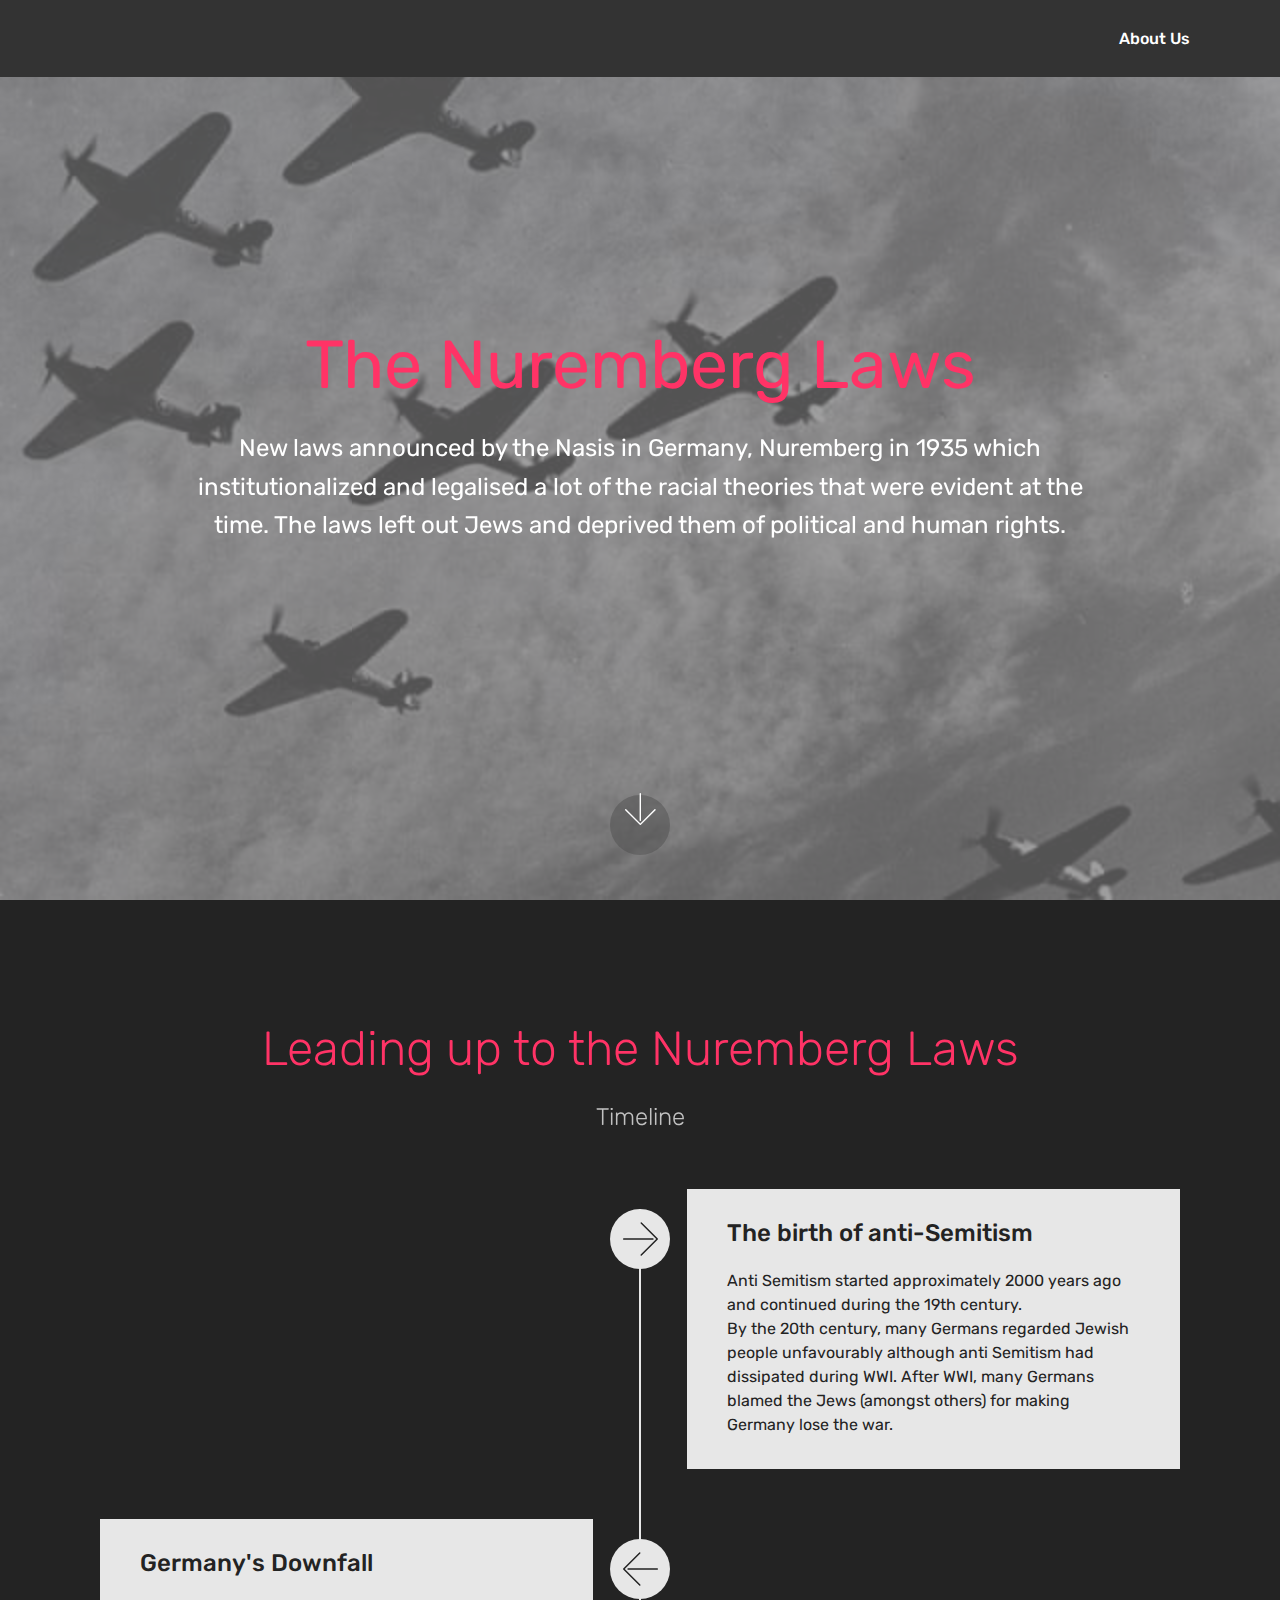
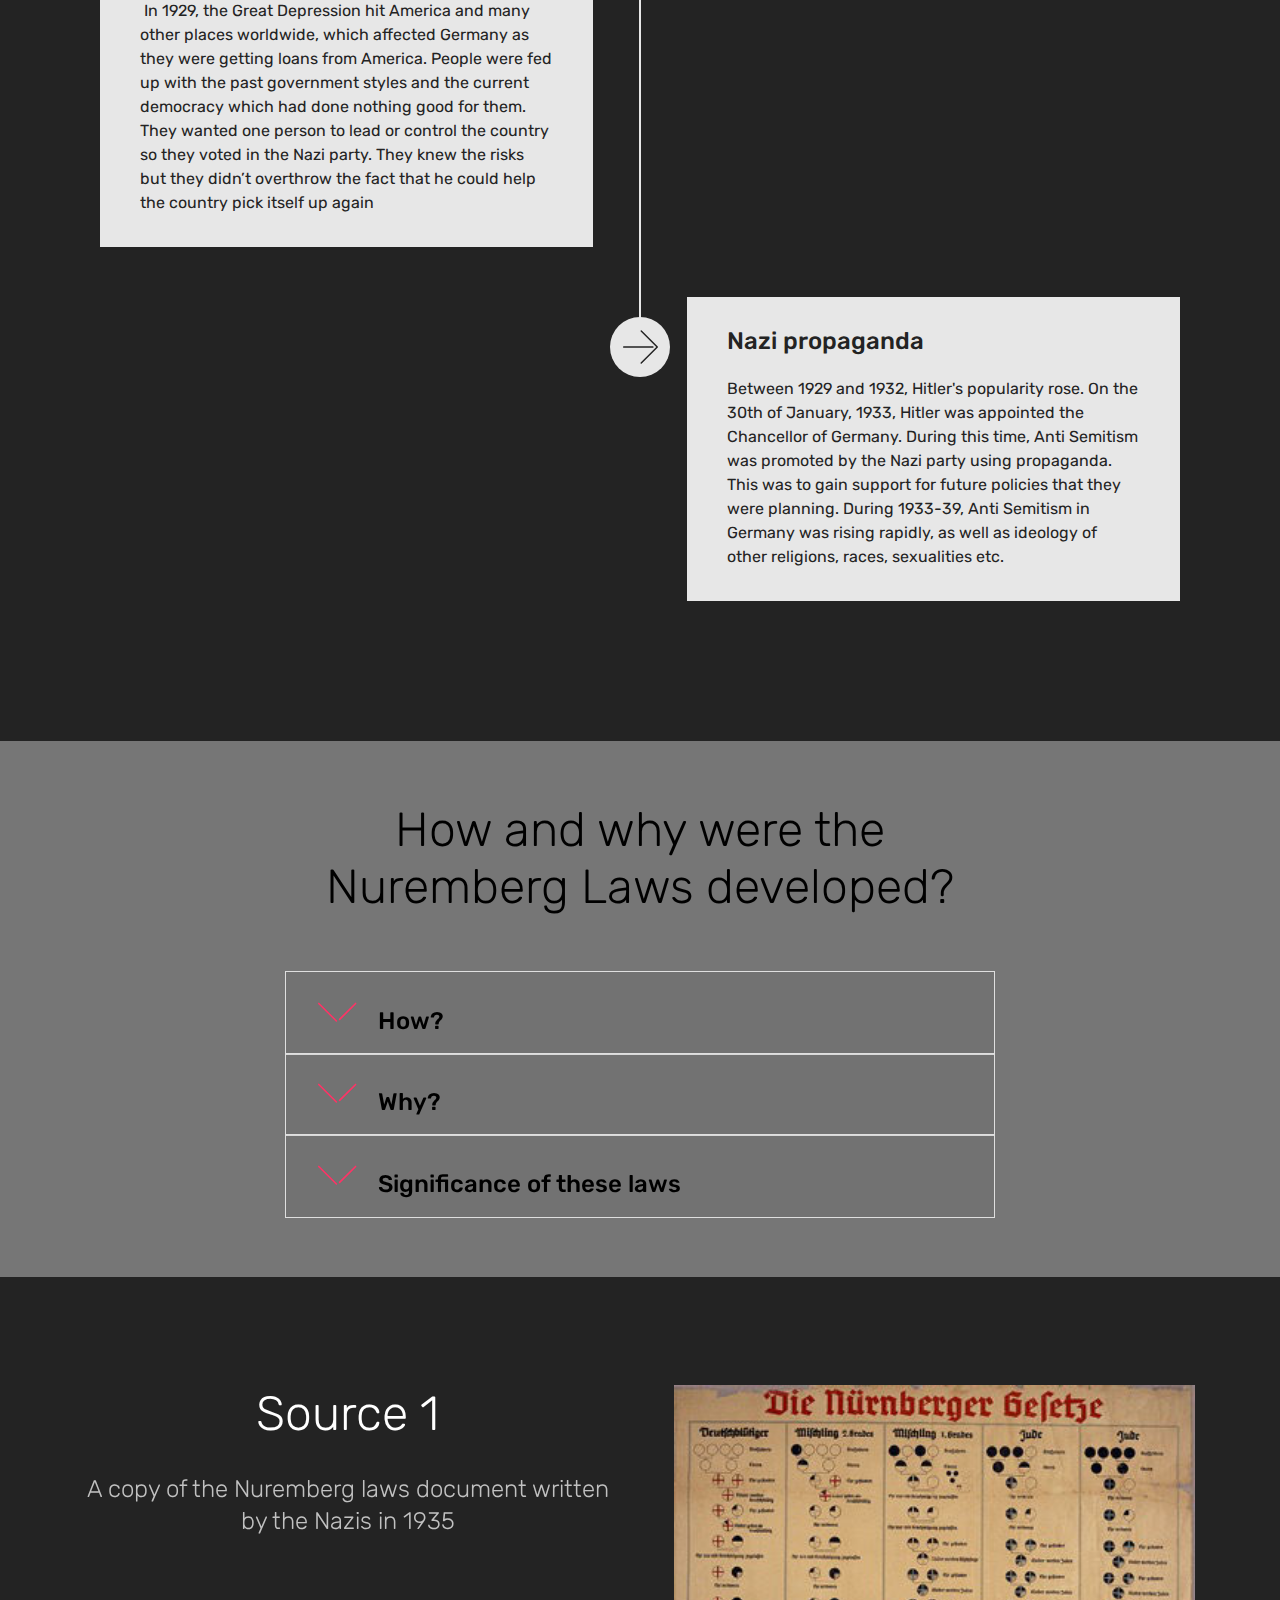
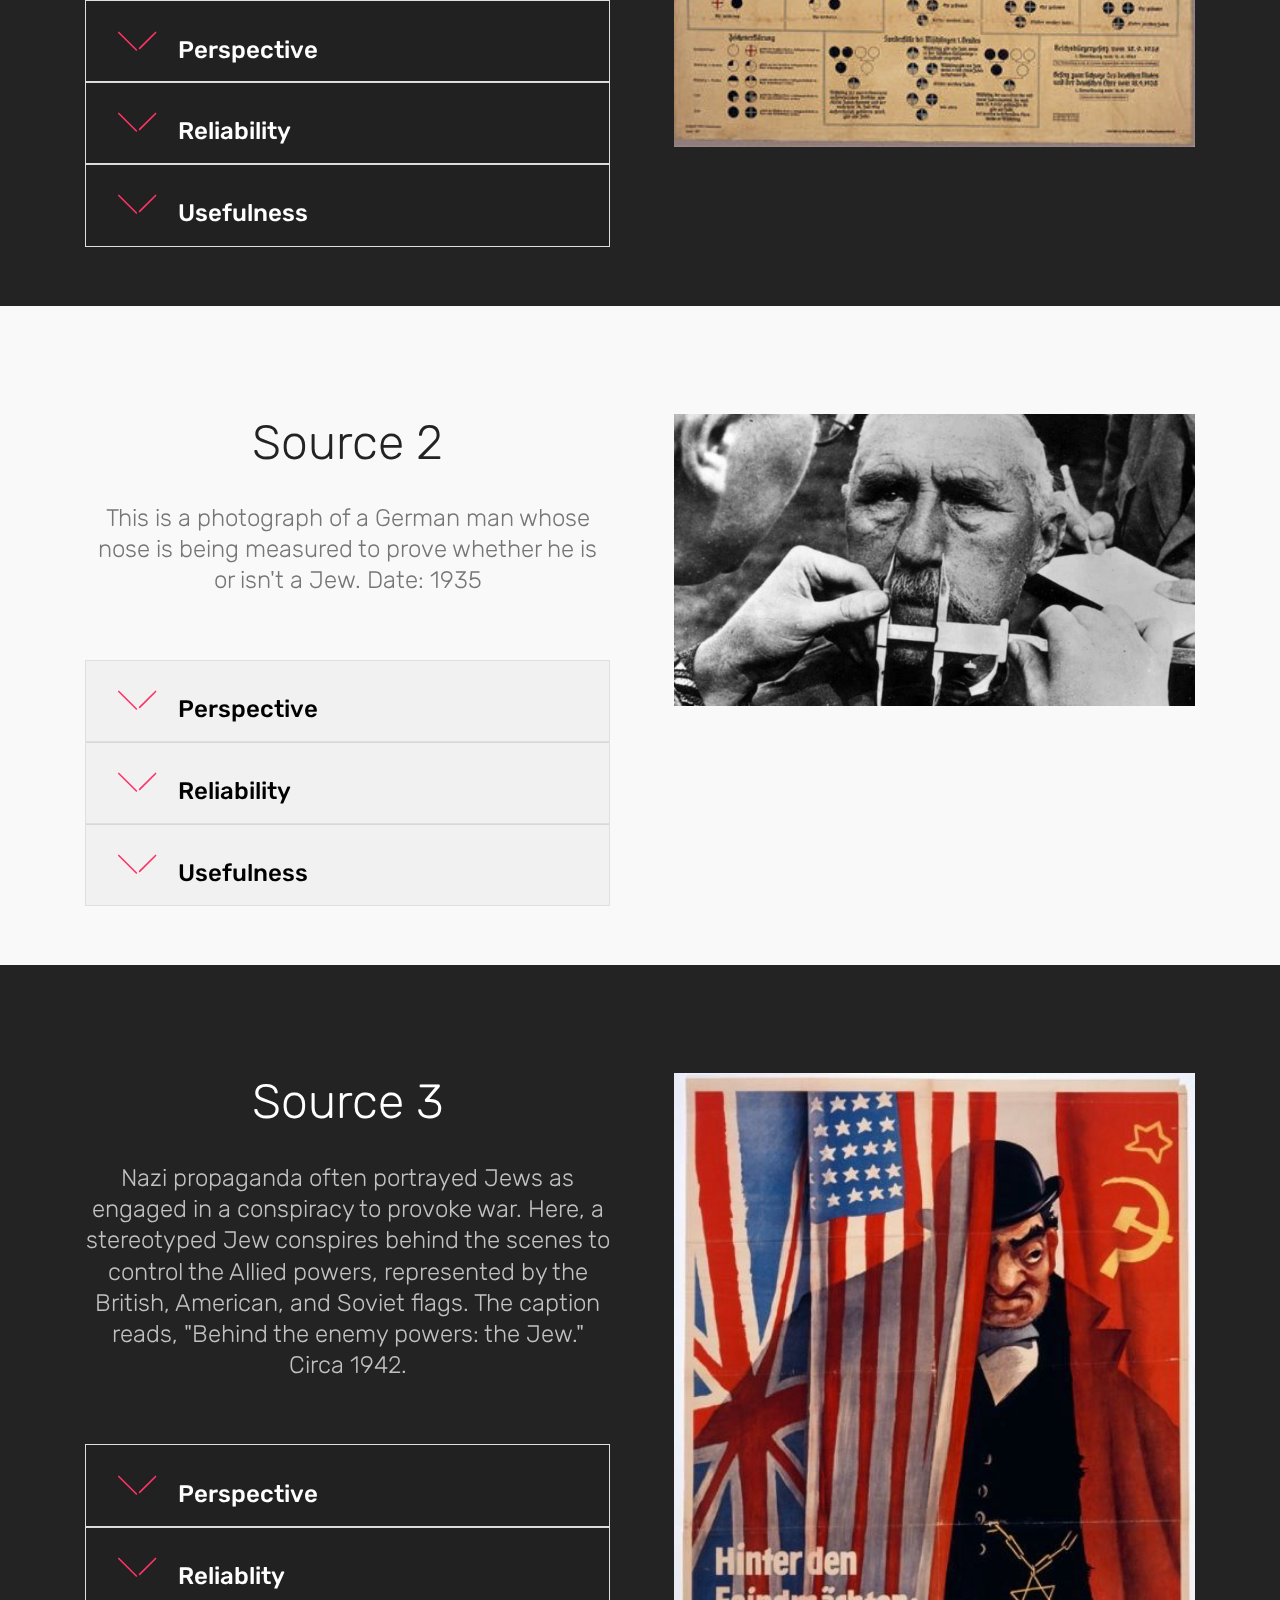
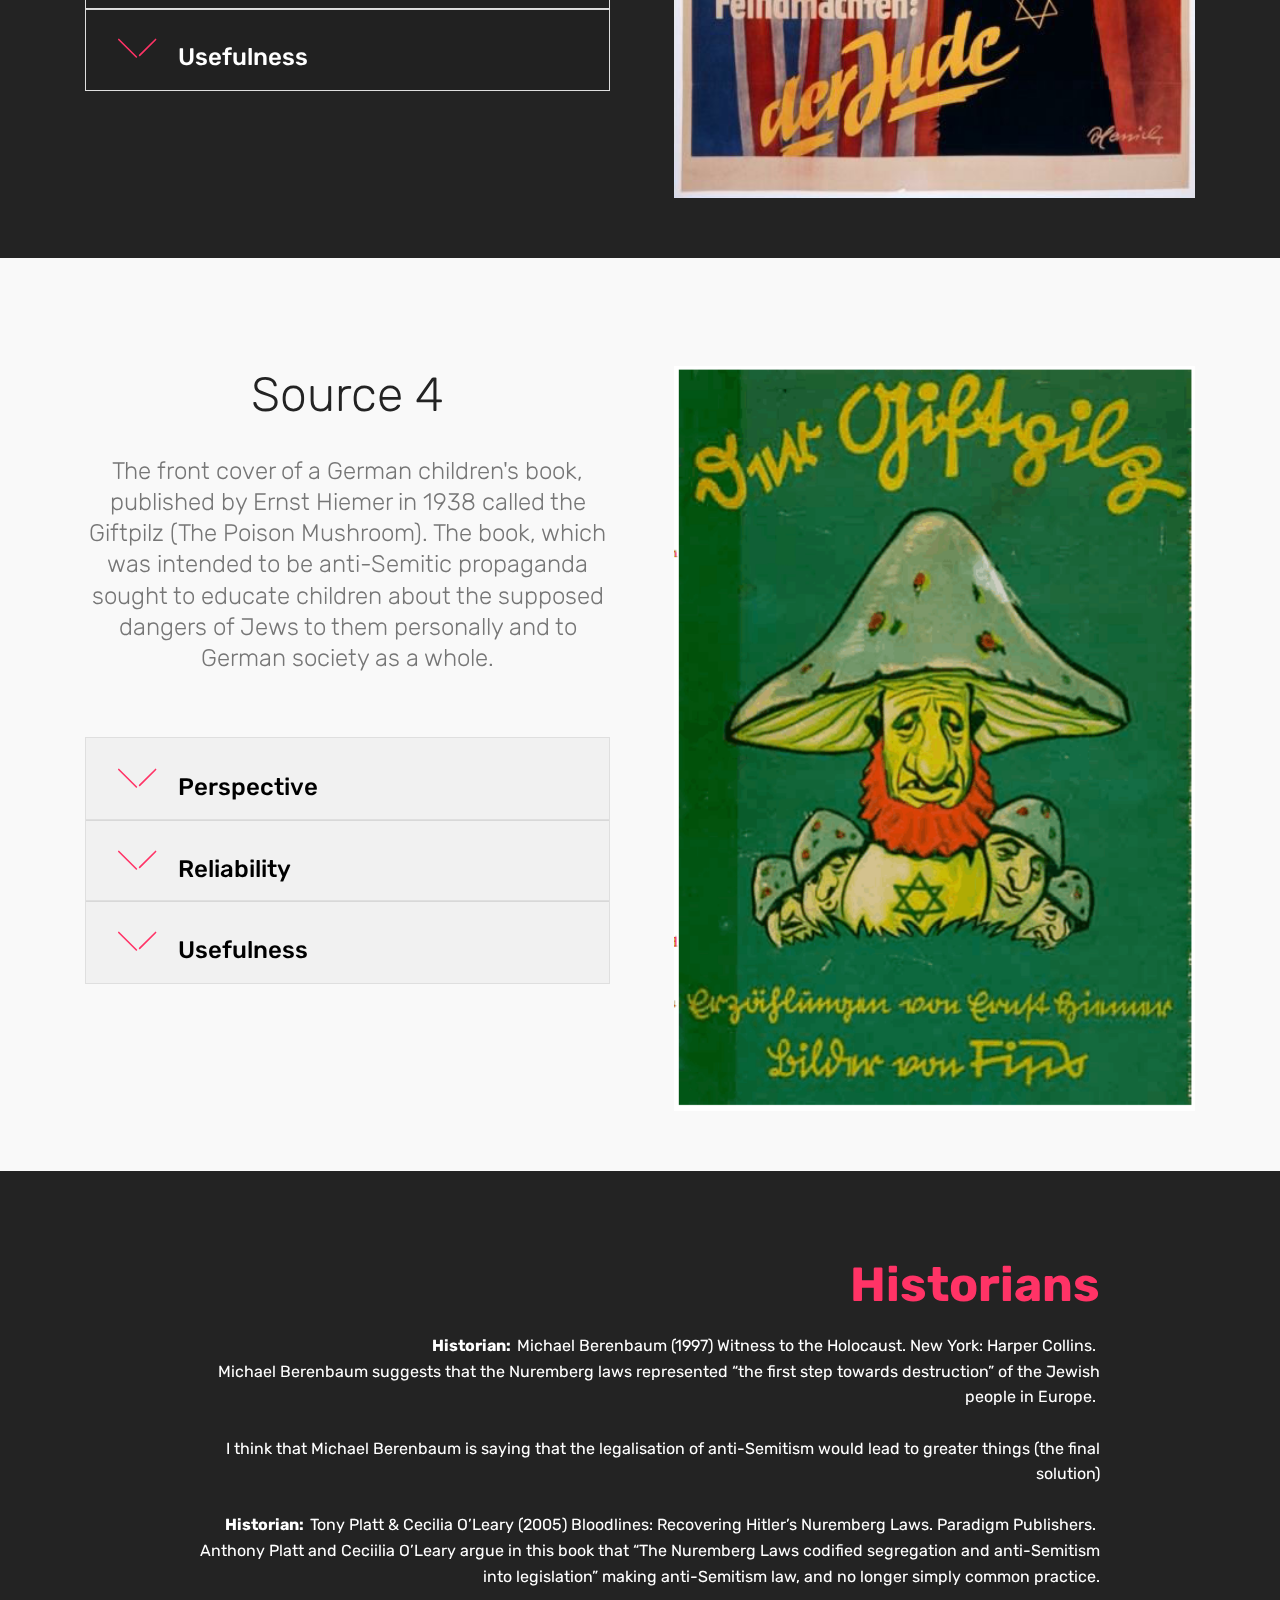
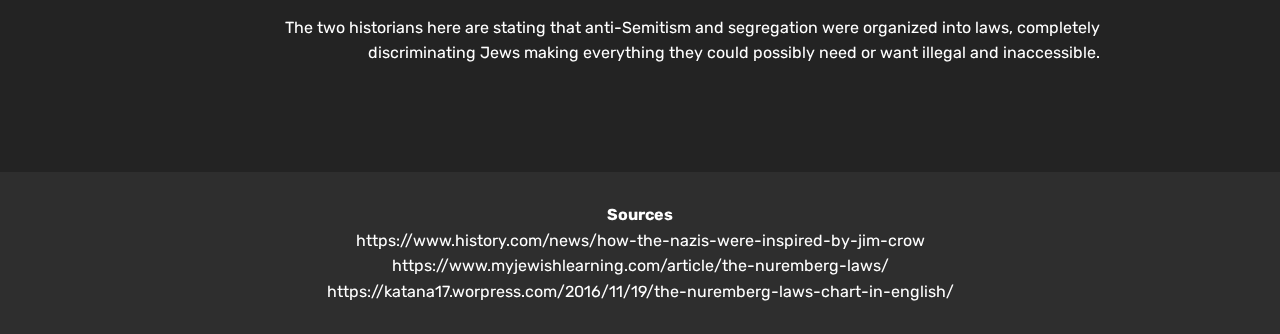
<file: index.html>
<!DOCTYPE html>
<html >
<head>
  <!-- Site made with Mobirise Website Builder v4.6.7, https://mobirise.com -->
  <meta charset="UTF-8">
  <meta http-equiv="X-UA-Compatible" content="IE=edge">
  <meta name="generator" content="Mobirise v4.6.7, mobirise.com">
  <meta name="viewport" content="width=device-width, initial-scale=1, minimum-scale=1">
  <link rel="shortcut icon" href="assets/images/logo2.png" type="image/x-icon">
  <meta name="description" content="">
  <title>Home</title>
  <link rel="stylesheet" href="assets/web/assets/mobirise-icons/mobirise-icons.css">
  <link rel="stylesheet" href="assets/tether/tether.min.css">
  <link rel="stylesheet" href="assets/bootstrap/css/bootstrap.min.css">
  <link rel="stylesheet" href="assets/bootstrap/css/bootstrap-grid.min.css">
  <link rel="stylesheet" href="assets/bootstrap/css/bootstrap-reboot.min.css">
  <link rel="stylesheet" href="assets/dropdown/css/style.css">
  <link rel="stylesheet" href="assets/theme/css/style.css">
  <link rel="stylesheet" href="assets/mobirise/css/mbr-additional.css" type="text/css">
  
  
  
</head>
<body>
  <section class="menu cid-qNtGlGCGkN" once="menu" id="menu1-e">

    

    <nav class="navbar navbar-expand beta-menu navbar-dropdown align-items-center navbar-fixed-top navbar-toggleable-sm">
        <button class="navbar-toggler navbar-toggler-right" type="button" data-toggle="collapse" data-target="#navbarSupportedContent" aria-controls="navbarSupportedContent" aria-expanded="false" aria-label="Toggle navigation">
            <div class="hamburger">
                <span></span>
                <span></span>
                <span></span>
                <span></span>
            </div>
        </button>
        <div class="menu-logo">
            <div class="navbar-brand">
                
                <span class="navbar-caption-wrap"><a class="navbar-caption text-white display-4" href="https://mobirise.com"></a></span>
            </div>
        </div>
        <div class="collapse navbar-collapse" id="navbarSupportedContent">
            <ul class="navbar-nav nav-dropdown nav-right" data-app-modern-menu="true"><li class="nav-item">
                    <a class="nav-link link text-white display-4" href="https://mobirise.com">
                        </a>
                </li>
                <li class="nav-item">
                    <a class="nav-link link text-white display-4" href="https://mobirise.com">
                        
                        About Us
                    </a>
                </li></ul>
            
        </div>
    </nav>
</section>

<section class="engine"><a href="https://mobirise.ws/g">how to create own website</a></section><section class="cid-qNtGlHoVgO mbr-fullscreen mbr-parallax-background" id="header2-f">

    

    <div class="mbr-overlay" style="opacity: 0.7; background-color: rgb(118, 118, 118);"></div>

    <div class="container align-center">
        <div class="row justify-content-md-center">
            <div class="mbr-white col-md-10">
                <h1 class="mbr-section-title mbr-bold pb-3 mbr-fonts-style display-1"><span style="font-weight: normal;">The Nuremberg Laws</span></h1>
                
                <p class="mbr-text pb-3 mbr-fonts-style display-5">New laws announced by the Nasis in Germany, Nuremberg in 1935 which institutionalized and legalised a lot of the racial theories that were evident at the time. The laws left out Jews and deprived them of political and human rights.</p>
                
            </div>
        </div>
    </div>
    <div class="mbr-arrow hidden-sm-down" aria-hidden="true">
        <a href="#next">
            <i class="mbri-down mbr-iconfont"></i>
        </a>
    </div>
</section>

<section class="timeline2 cid-qNuk8WIA3e" id="timeline2-10">

    

    

    <div class="container align-center">
        <h2 class="mbr-section-title pb-3 mbr-fonts-style display-2">Leading up to the Nuremberg Laws</h2>
        <h3 class="mbr-section-subtitle pb-5 mbr-fonts-style display-5">Timeline</h3>

        <div class="container timelines-container" mbri-timelines="">
            <div class="row timeline-element reverse separline">      
                <span class="iconsBackground">
                    <span class="mbr-iconfont mbri-right"></span>
                </span>          
                <div class="col-xs-12 col-md-6 align-left">
                    <div class="timeline-text-content">
                        <h4 class="mbr-timeline-title pb-3 mbr-fonts-style display-5">The birth of anti-Semitism</h4>
                        <p class="mbr-timeline-text mbr-fonts-style display-7">Anti Semitism started approximately 2000 years ago and continued during the 19th century.<br>By the 20th century, many Germans regarded Jewish people unfavourably although anti Semitism had dissipated during WWI. After WWI, many Germans blamed the Jews (amongst others) for making Germany lose the war.</p>
                     </div>
                </div>
            </div>

            <div class="row timeline-element  separline">
                <span class="iconsBackground">
                    <span class="mbr-iconfont mbri-left"></span>
                </span>
                <div class="col-xs-12 col-md-6 align-left ">
                    <div class="timeline-text-content">
                        <h4 class="mbr-timeline-title pb-3 mbr-fonts-style display-5">Germany's Downfall</h4>
                        <p class="mbr-timeline-text mbr-fonts-style display-7">&nbsp;In 1929, the Great Depression hit America and many other places worldwide, which affected Germany as they were getting loans from America. People were fed up with the past government styles and the current democracy which had done nothing good for them. They wanted one person to lead or control the country so they voted in the Nazi party. They knew the risks but they didn’t overthrow the fact that he could help the country pick itself up again<br></p>
                    </div>
                </div>
            </div> 

            <div class="row timeline-element reverse">
                <span class="iconsBackground">
                    <span class="mbr-iconfont mbri-right"></span>
                </span>
                <div class="col-xs-12 col-md-6 align-left">
                    <div class="timeline-text-content">
                        <h4 class="mbr-timeline-title pb-3 mbr-fonts-style display-5">Nazi propaganda</h4>      
                        <p class="mbr-timeline-text mbr-fonts-style display-7">Between 1929 and 1932, Hitler's popularity rose. On the 30th of January, 1933, Hitler was appointed the Chancellor of Germany. During this time, Anti Semitism was promoted by the Nazi party using propaganda. This was to gain support for future policies that they were planning. During 1933-39, Anti Semitism in Germany was rising rapidly, as well as ideology of other religions, races, sexualities etc.<br></p>
                    </div>
                </div>
            </div>

            

            

            

            

            

            

            

            

            
        </div>
    </div>
</section>

<section class="accordion1 cid-qNukOOc4Gx" id="accordion1-12">

    

    
    <div class="container">
        <div class="media-container-row">
            <div class="col-12 col-md-8">
                <div class="section-head text-center space30">
                    <h2 class="mbr-section-title pb-5 mbr-fonts-style display-2">How and why were the Nuremberg Laws developed?</h2>
                </div>
                <div class="clearfix"></div>
                <div id="bootstrap-accordion_6" class="panel-group accordionStyles accordion" role="tablist" aria-multiselectable="true">
                    <div class="card">
                        <div class="card-header" role="tab" id="headingOne">
                            <a role="button" class="panel-title collapsed text-black" data-toggle="collapse" data-core="" href="#collapse1_6" aria-expanded="false" aria-controls="collapse1">
                                <h4 class="mbr-fonts-style display-5">
                                    <span class="sign mbr-iconfont mbri-arrow-down inactive"></span>&nbsp;How?</h4>
                            </a>
                        </div>
                        <div id="collapse1_6" class="panel-collapse noScroll collapse " role="tabpanel" aria-labelledby="headingOne" data-parent="#bootstrap-accordion_6">
                            <div class="panel-body p-4">
                                <p class="mbr-fonts-style panel-text display-7">Adolf Hitler fought for Germany in WWI, coming back home disappointed with the results of the war (Germany had lost and many blamed it on the Jews). In 1919, Hitler joined the German Workers party and only 2 years later, he became the leader.<br><br>At one point, they attempted to overthrow the government at the time which ended with Hitler in jail. This is where he wrote Mein Kampf - a memoir covering all his ideologies about the 'aryan race' and the Jews and what he was planning to do to get the 'aryan race' (blond hair, blue eyes, German ancestry, tall, not Jewish)<br><br>After WWI, Germany was in a bad state. The treaty of Versailles was written and signed. Germany was to pay for all of the damage that was caused in WWI which meant that the economy, society and political landcape was effected. Germany was running low on money so the government thought that if they printed more money, their problems would be solved, but instead, this lead to hyperinflation - decrese in value of the local currency.<br><br>	In 1933, Hitler legally came to power as he was elected the Chancellor of Germany. A year later he became the Fürher (Leader of Germany). In 1935, two distinct laws were enforced called 'The Nuremberg Laws'. these laws alligned with his ideoligy of Jews being inferior.<br></p>
                            </div>
                        </div>
                    </div>
                    <div class="card">
                        <div class="card-header" role="tab" id="headingTwo">
                            <a role="button" class="collapsed panel-title text-black" data-toggle="collapse" data-core="" href="#collapse2_6" aria-expanded="false" aria-controls="collapse2">
                                <h4 class="mbr-fonts-style display-5">
                                    <span class="sign mbr-iconfont mbri-arrow-down inactive"></span>&nbsp;Why?</h4>
                            </a>
                            
                        </div>
                        <div id="collapse2_6" class="panel-collapse noScroll collapse" role="tabpanel" aria-labelledby="headingTwo" data-parent="#bootstrap-accordion_6">
                            <div class="panel-body p-4">
                                <p class="mbr-fonts-style panel-text display-7">The laws were developed to allign with Hitlers beliefs and ideology about the purity of the german race.&nbsp;<br>Hitler needed a legal way to dicrimate aginst the Jews. He never did any of these things illegally (to the German law) Hitler's approach was to always act in accordance to the German law and that where the exsisting laws didnt suit his purposes, he introduced new ones.</p>
                            </div>
                        </div>
                    </div>
                    <div class="card">
                        <div class="card-header" role="tab" id="headingThree">
                            <a role="button" class="collapsed text-black panel-title" data-toggle="collapse" data-core="" href="#collapse3_6" aria-expanded="false" aria-controls="collapse3">
                                <h4 class="mbr-fonts-style display-5">
                                    <span class="sign mbr-iconfont mbri-arrow-down inactive"></span>&nbsp;Significance of these laws</h4>
                            </a>
                        </div>
                        <div id="collapse3_6" class="panel-collapse noScroll collapse" role="tabpanel" aria-labelledby="headingThree" data-parent="#bootstrap-accordion_6">
                            <div class="panel-body p-4">
                                <p class="mbr-fonts-style panel-text display-7">These laws institutionalised dicrimination of Jews and started the systematic, legal persecution of Jews that continued through the second world war.<br><br>The laws changed the way people behaved because they were afraid to be acossiated with jews.&nbsp;</p>
                            </div>
                        </div>
                    </div>
                    
                    
                    
                </div>
            </div>
        </div>
    </div>
</section>

<section class="accordion2 cid-qNuu6DLqao" id="accordion2-1a">

    


    
    <div class="container">
        <div class="media-container-row pt-5">
            <div class="accordion-content">
                <h2 class="mbr-section-title align-center pb-3 mbr-fonts-style display-2">
                        Source 1</h2>
                <h3 class="mbr-section-subtitle pt-2 align-center mbr-light mbr-fonts-style display-5">A copy of the Nuremberg laws document written by the Nazis in 1935</h3>
                <div id="bootstrap-accordion_7" class="panel-group accordionStyles accordion pt-5 mt-3" role="tablist" aria-multiselectable="true">
                        <div class="card">
                            <div class="card-header" role="tab" id="headingOne">
                                <a role="button" class="collapsed panel-title text-black" data-toggle="collapse" data-core="" href="#collapse1_7" aria-expanded="false" aria-controls="collapse1">
                                    <h4 class="mbr-fonts-style display-5">
                                        <span class="sign mbr-iconfont mbri-arrow-down inactive"></span>&nbsp;Perspective</h4>
                                </a>
                            </div>
                            <div id="collapse1_7" class="panel-collapse noScroll collapse" role="tabpanel" aria-labelledby="headingOne" data-parent="#bootstrap-accordion_7">
                                <div class="panel-body p-4">
                                    <p class="mbr-fonts-style panel-text display-7">The words used by the author on this source are factual in tone and do not indicate whether or not the author agrees with the Nuremberg laws.  However, as the original poster is an official government sponsored publication from 1935, its primary purpose would have been to inform people of and promote the government’s position in relation to German citizenship and the marriage of people with Jewish ancestry.  Therefore, it is reasonable to conclude that the author agrees with this content.<br>The Nuremberg laws discriminate against people who are Jews or who have a Jewish background, regardless of other factors such as gender or rank. <br>Another clue from this source that suggests the author is supportive of the Nuremberg laws is the way that coloured symbols are used to represent German citizens (white circles, depicting racial purity) compared to the Jews (black circles, suggesting the opposite).<br></p>
                                </div>
                            </div>
                        </div>
                
                        <div class="card">
                            <div class="card-header" role="tab" id="headingTwo">
                                <a role="button" class="collapsed panel-title text-black" data-toggle="collapse" data-core="" href="#collapse2_7" aria-expanded="false" aria-controls="collapse2">
                                    <h4 class="mbr-fonts-style mbr-fonts-style display-5">
                                        <span class="sign mbr-iconfont mbri-arrow-down inactive"></span>&nbsp;Reliability</h4>
                                </a>
                                
                            </div>
                            <div id="collapse2_7" class="panel-collapse noScroll collapse" role="tabpanel" aria-labelledby="headingTwo" data-parent="#bootstrap-accordion_7">
                                <div class="panel-body p-4">
                                    <p class="mbr-fonts-style panel-text display-7">
                                       As an official government publication, this source is highly reliable in helping historians to understand the Reich’s intentions in relation to the types of relationships that were permitted and prohibited under the Nuremberg laws.  </p>
                                </div>
                            </div>
                        </div>
                
                        <div class="card">
                            <div class="card-header" role="tab" id="headingThree">
                                <a role="button" class="collapsed panel-title text-black" data-toggle="collapse" data-core="" href="#collapse3_7" aria-expanded="false" aria-controls="collapse3">
                                    <h4 class="mbr-fonts-style display-5">
                                        <span class="sign mbr-iconfont mbri-arrow-down inactive"></span>&nbsp;Usefulness</h4>
                                </a>
                            </div>
                            <div id="collapse3_7" class="panel-collapse noScroll collapse" role="tabpanel" aria-labelledby="headingThree" data-parent="#bootstrap-accordion_7">
                                <div class="panel-body p-4">
                                    <p class="mbr-fonts-style panel-text display-7">This source is an extremely useful reference for historians who are seeking to understand how the Nuremberg laws were applied to relationships in Germany before and during WWII.  It provides a simple, easy to understand summary of these laws, while also providing insight to modern day researchers on the extent to which Jewish people were deprived of their rights.<br>This particular source is useless in expanding our knowledge or understanding of the feelings and emotions of the people who lived in Germany when the Nuremberg laws were passed, or the impact of these laws on the community.  This is because its purpose is simply to inform the people of the new laws; the people’s response to those laws would most likely have happened later.   Historians researching this topic will need to supplement their research with other sources such as diary records and letters, however it is likely that most of these are unlikely to have been preserved due to the persecution of Jews during WWII.<br></p>
                                </div>
                            </div>
                        </div>
                
                        
                
                        
                
                        
                </div>
            </div>
            <div class="mbr-figure" style="width: 105%;">
                    <img src="assets/images/nuremberg-laws-hp-352x245.jpg" alt="Mobirise" title="">
            </div>
        </div>
    </div>
</section>

<section class="accordion2 cid-qNuu6X471e" id="accordion2-1b">

    


    
    <div class="container">
        <div class="media-container-row pt-5">
            <div class="accordion-content">
                <h2 class="mbr-section-title align-center pb-3 mbr-fonts-style display-2">
                        Source 2</h2>
                <h3 class="mbr-section-subtitle pt-2 align-center mbr-light mbr-fonts-style display-5"><div><span style="color: rgb(118, 118, 118); font-size: 1.5rem;">This is a photograph of a German man whose nose is being measured to prove whether he is or isn't a Jew. Date: 1935</span><br></div></h3>
                <div id="bootstrap-accordion_0" class="panel-group accordionStyles accordion pt-5 mt-3" role="tablist" aria-multiselectable="true">
                        <div class="card">
                            <div class="card-header" role="tab" id="headingOne">
                                <a role="button" class="collapsed panel-title text-black" data-toggle="collapse" data-core="" href="#collapse1_0" aria-expanded="false" aria-controls="collapse1">
                                    <h4 class="mbr-fonts-style display-5">
                                        <span class="sign mbr-iconfont mbri-arrow-down inactive"></span>&nbsp;Perspective</h4>
                                </a>
                            </div>
                            <div id="collapse1_0" class="panel-collapse noScroll collapse" role="tabpanel" aria-labelledby="headingOne" data-parent="#bootstrap-accordion_0">
                                <div class="panel-body p-4">
                                    <p class="mbr-fonts-style panel-text display-7">
                                       This is a well rounded source that has no prominent sides being made or specific opinions.</p>
                                </div>
                            </div>
                        </div>
                
                        <div class="card">
                            <div class="card-header" role="tab" id="headingTwo">
                                <a role="button" class="collapsed panel-title text-black" data-toggle="collapse" data-core="" href="#collapse2_0" aria-expanded="false" aria-controls="collapse2">
                                    <h4 class="mbr-fonts-style mbr-fonts-style display-5">
                                        <span class="sign mbr-iconfont mbri-arrow-down inactive"></span>&nbsp;Reliability</h4>
                                </a>
                                
                            </div>
                            <div id="collapse2_0" class="panel-collapse noScroll collapse" role="tabpanel" aria-labelledby="headingTwo" data-parent="#bootstrap-accordion_0">
                                <div class="panel-body p-4">
                                    <p class="mbr-fonts-style panel-text display-7">
                                       This source is highly reliable as it is a photograph and is not fiction. It simply shows it how it is. There is minimal bias, the only bias that the photographer chose to leave out the faces of the men measuring his nose.</p>
                                </div>
                            </div>
                        </div>
                
                        <div class="card">
                            <div class="card-header" role="tab" id="headingThree">
                                <a role="button" class="collapsed panel-title text-black" data-toggle="collapse" data-core="" href="#collapse3_0" aria-expanded="false" aria-controls="collapse3">
                                    <h4 class="mbr-fonts-style display-5">
                                        <span class="sign mbr-iconfont mbri-arrow-down inactive"></span>&nbsp;Usefulness</h4>
                                </a>
                            </div>
                            <div id="collapse3_0" class="panel-collapse noScroll collapse" role="tabpanel" aria-labelledby="headingThree" data-parent="#bootstrap-accordion_0">
                                <div class="panel-body p-4">
                                    <p class="mbr-fonts-style panel-text display-7">This source would be fairly useful for a historian studying what was tested to prove if someone was a Jew or not (if unknown). It is a highly reliable source as it is a realistic representation of what happened to the Jews and there is minimal bias.</p>
                                </div>
                            </div>
                        </div>
                
                        
                
                        
                
                        
                </div>
            </div>
            <div class="mbr-figure" style="width: 105%;">
                    <img src="assets/images/gettyimages-590677759-e-686x385.jpg" alt="Mobirise" title="">
            </div>
        </div>
    </div>
</section>

<section class="accordion2 cid-qNuu7dx24o" id="accordion2-1c">

    


    
    <div class="container">
        <div class="media-container-row pt-5">
            <div class="accordion-content">
                <h2 class="mbr-section-title align-center pb-3 mbr-fonts-style display-2">
                        Source 3</h2>
                <h3 class="mbr-section-subtitle pt-2 align-center mbr-light mbr-fonts-style display-5">Nazi propaganda often portrayed Jews as engaged in a conspiracy to provoke war. Here, a stereotyped Jew conspires behind the scenes to control the Allied powers, represented by the British, American, and Soviet flags. The caption reads, "Behind the enemy powers: the Jew." Circa 1942.</h3>
                <div id="bootstrap-accordion_1" class="panel-group accordionStyles accordion pt-5 mt-3" role="tablist" aria-multiselectable="true">
                        <div class="card">
                            <div class="card-header" role="tab" id="headingOne">
                                <a role="button" class="collapsed panel-title text-black" data-toggle="collapse" data-core="" href="#collapse1_1" aria-expanded="false" aria-controls="collapse1">
                                    <h4 class="mbr-fonts-style display-5">
                                        <span class="sign mbr-iconfont mbri-arrow-down inactive"></span>&nbsp;Perspective</h4>
                                </a>
                            </div>
                            <div id="collapse1_1" class="panel-collapse noScroll collapse" role="tabpanel" aria-labelledby="headingOne" data-parent="#bootstrap-accordion_1">
                                <div class="panel-body p-4">
                                    <p class="mbr-fonts-style panel-text display-7">
                                       Written from the perspective of the Nazi party. One sided and leaves out the other side completely. Source of propaganda.</p>
                                </div>
                            </div>
                        </div>
                
                        <div class="card">
                            <div class="card-header" role="tab" id="headingTwo">
                                <a role="button" class="collapsed panel-title text-black" data-toggle="collapse" data-core="" href="#collapse2_1" aria-expanded="false" aria-controls="collapse2">
                                    <h4 class="mbr-fonts-style mbr-fonts-style display-5">
                                        <span class="sign mbr-iconfont mbri-arrow-down inactive"></span>&nbsp;Reliablity</h4>
                                </a>
                                
                            </div>
                            <div id="collapse2_1" class="panel-collapse noScroll collapse" role="tabpanel" aria-labelledby="headingTwo" data-parent="#bootstrap-accordion_1">
                                <div class="panel-body p-4">
                                    <p class="mbr-fonts-style panel-text display-7">
                                       This source is highly unreliable for a historian studying anti-Semitism and the impact of the Nuremberg Laws on Jews as it is propaganda used to influence people's thoughts of the Jews. One sided and leaves out the other side completely and is biased.</p>
                                </div>
                            </div>
                        </div>
                
                        <div class="card">
                            <div class="card-header" role="tab" id="headingThree">
                                <a role="button" class="collapsed panel-title text-black" data-toggle="collapse" data-core="" href="#collapse3_1" aria-expanded="false" aria-controls="collapse3">
                                    <h4 class="mbr-fonts-style display-5">
                                        <span class="sign mbr-iconfont mbri-arrow-down inactive"></span>&nbsp;Usefulness</h4>
                                </a>
                            </div>
                            <div id="collapse3_1" class="panel-collapse noScroll collapse" role="tabpanel" aria-labelledby="headingThree" data-parent="#bootstrap-accordion_1">
                                <div class="panel-body p-4">
                                    <p class="mbr-fonts-style panel-text display-7">This source is fairly useful for a historian studying anti-Semitism as it shows the point of view of the Nazi party provided that the source is largely biased and one sided. And also shows what countries were the ememies at the time.</p>
                                </div>
                            </div>
                        </div>
                
                        
                
                        
                
                        
                </div>
            </div>
            <div class="mbr-figure" style="width: 105%;">
                    <img src="assets/images/4c8f8f449f7d3103c3ebcc26838735af-460x640.jpg" alt="Mobirise" title="">
            </div>
        </div>
    </div>
</section>

<section class="accordion2 cid-qNuufZR2Xi" id="accordion2-1d">

    


    
    <div class="container">
        <div class="media-container-row pt-5">
            <div class="accordion-content">
                <h2 class="mbr-section-title align-center pb-3 mbr-fonts-style display-2">
                        Source 4</h2>
                <h3 class="mbr-section-subtitle pt-2 align-center mbr-light mbr-fonts-style display-5">The front cover of a German children's book, published by Ernst Hiemer in 1938 called the Giftpilz (The Poison Mushroom). The book, which was intended to be anti-Semitic propaganda sought to educate children about the supposed dangers of Jews to them personally and to German society as a whole.</h3>
                <div id="bootstrap-accordion_2" class="panel-group accordionStyles accordion pt-5 mt-3" role="tablist" aria-multiselectable="true">
                        <div class="card">
                            <div class="card-header" role="tab" id="headingOne">
                                <a role="button" class="collapsed panel-title text-black" data-toggle="collapse" data-core="" href="#collapse1_2" aria-expanded="false" aria-controls="collapse1">
                                    <h4 class="mbr-fonts-style display-5">
                                        <span class="sign mbr-iconfont mbri-arrow-down inactive"></span>&nbsp;Perspective</h4>
                                </a>
                            </div>
                            <div id="collapse1_2" class="panel-collapse noScroll collapse" role="tabpanel" aria-labelledby="headingOne" data-parent="#bootstrap-accordion_2">
                                <div class="panel-body p-4">
                                    <p class="mbr-fonts-style panel-text display-7">
                                       The author is supporting the anti-Semitic position of the government because the objective is to teach children of a young age that Jews are bad and poisonous to them and the society.</p>
                                </div>
                            </div>
                        </div>
                
                        <div class="card">
                            <div class="card-header" role="tab" id="headingTwo">
                                <a role="button" class="collapsed panel-title text-black" data-toggle="collapse" data-core="" href="#collapse2_2" aria-expanded="false" aria-controls="collapse2">
                                    <h4 class="mbr-fonts-style mbr-fonts-style display-5">
                                        <span class="sign mbr-iconfont mbri-arrow-down inactive"></span>&nbsp;Reliability</h4>
                                </a>
                                
                            </div>
                            <div id="collapse2_2" class="panel-collapse noScroll collapse" role="tabpanel" aria-labelledby="headingTwo" data-parent="#bootstrap-accordion_2">
                                <div class="panel-body p-4">
                                    <p class="mbr-fonts-style panel-text display-7">This souce is unreliable as it is an example of prpaganda. This is used to teach children of a young age that 'Jews are bad and poisonous to them and the society'.</p>
                                </div>
                            </div>
                        </div>
                
                        <div class="card">
                            <div class="card-header" role="tab" id="headingThree">
                                <a role="button" class="collapsed panel-title text-black" data-toggle="collapse" data-core="" href="#collapse3_2" aria-expanded="false" aria-controls="collapse3">
                                    <h4 class="mbr-fonts-style display-5">
                                        <span class="sign mbr-iconfont mbri-arrow-down inactive"></span>&nbsp;Usefulness</h4>
                                </a>
                            </div>
                            <div id="collapse3_2" class="panel-collapse noScroll collapse" role="tabpanel" aria-labelledby="headingThree" data-parent="#bootstrap-accordion_2">
                                <div class="panel-body p-4">
                                    <p class="mbr-fonts-style panel-text display-7">This source is fairly useful for a historian studying anti-Semitism in Germany as it provides an example of the anti-Semitic material provided to the public. The source shows that the author is supporting the anti-Semitic position of the government therefore making this source highly unreliable as it is one sided and biased. Because of this, the source would only be useful for the historian on the basis that they were studying anti-Semitism, to understand that only one side was ever really shown and was very opinionated and unrealistic.</p>
                                </div>
                            </div>
                        </div>
                
                        
                
                        
                
                        
                </div>
            </div>
            <div class="mbr-figure" style="width: 105%;">
                    <img src="assets/images/cover-pic-of-book-the-poisonous-mushroom-428x612.png" alt="Mobirise" title="">
            </div>
        </div>
    </div>
</section>

<section class="mbr-section info4 cid-qNuxsINS42" id="info4-1e">

    

    
    <div class="container">
        <div class="justify-content-center row">
            <div class="media-container-column title col-12 col-md-10">
                <h2 class="align-right mbr-bold mbr-white pb-3 mbr-fonts-style display-2">Historians</h2>
                
                <p class="mbr-text align-right mbr-white mbr-fonts-style display-7">&nbsp; <strong>Historian: &nbsp;</strong>Michael Berenbaum (1997) Witness to the Holocaust. New York: Harper Collins.&nbsp;<br>	Michael Berenbaum suggests that the Nuremberg laws represented “the first step towards destruction” of the Jewish people in Europe.&nbsp;<br>	<br>	I think that Michael Berenbaum is saying that the legalisation of anti-Semitism would lead to greater things (the final solution)<br>	<br><strong>	Historian: &nbsp;</strong>Tony Platt &amp; Cecilia O’Leary (2005) Bloodlines: Recovering Hitler’s Nuremberg Laws. Paradigm Publishers.&nbsp;<br>	Anthony Platt and Ceciilia O’Leary argue in this book that “The Nuremberg Laws codified segregation and anti-Semitism into legislation” making anti-Semitism law, and no longer simply common practice.<br>	<br>	The two historians here are stating that anti-Semitism and segregation were organized into laws, completely discriminating Jews making everything they could possibly need or want illegal and inaccessible.<br></p>
                
            </div>
        </div>
    </div>
</section>

<section once="" class="cid-qNuNjvQflX" id="footer6-1g">

    

    

    <div class="container">
        <div class="media-container-row align-center mbr-white">
            <div class="col-12">
                <p class="mbr-text mb-0 mbr-fonts-style display-7"><strong>Sources</strong><br>https://www.history.com/news/how-the-nazis-were-inspired-by-jim-crow<br>https://www.myjewishlearning.com/article/the-nuremberg-laws/<br>https://katana17.worpress.com/2016/11/19/the-nuremberg-laws-chart-in-english/<br></p>
            </div>
        </div>
    </div>
</section>


  <script src="assets/web/assets/jquery/jquery.min.js"></script>
  <script src="assets/popper/popper.min.js"></script>
  <script src="assets/tether/tether.min.js"></script>
  <script src="assets/bootstrap/js/bootstrap.min.js"></script>
  <script src="assets/dropdown/js/script.min.js"></script>
  <script src="assets/touchswipe/jquery.touch-swipe.min.js"></script>
  <script src="assets/parallax/jarallax.min.js"></script>
  <script src="assets/mbr-switch-arrow/mbr-switch-arrow.js"></script>
  <script src="assets/smoothscroll/smooth-scroll.js"></script>
  <script src="assets/theme/js/script.js"></script>
  
  
</body>
</html>
</file>
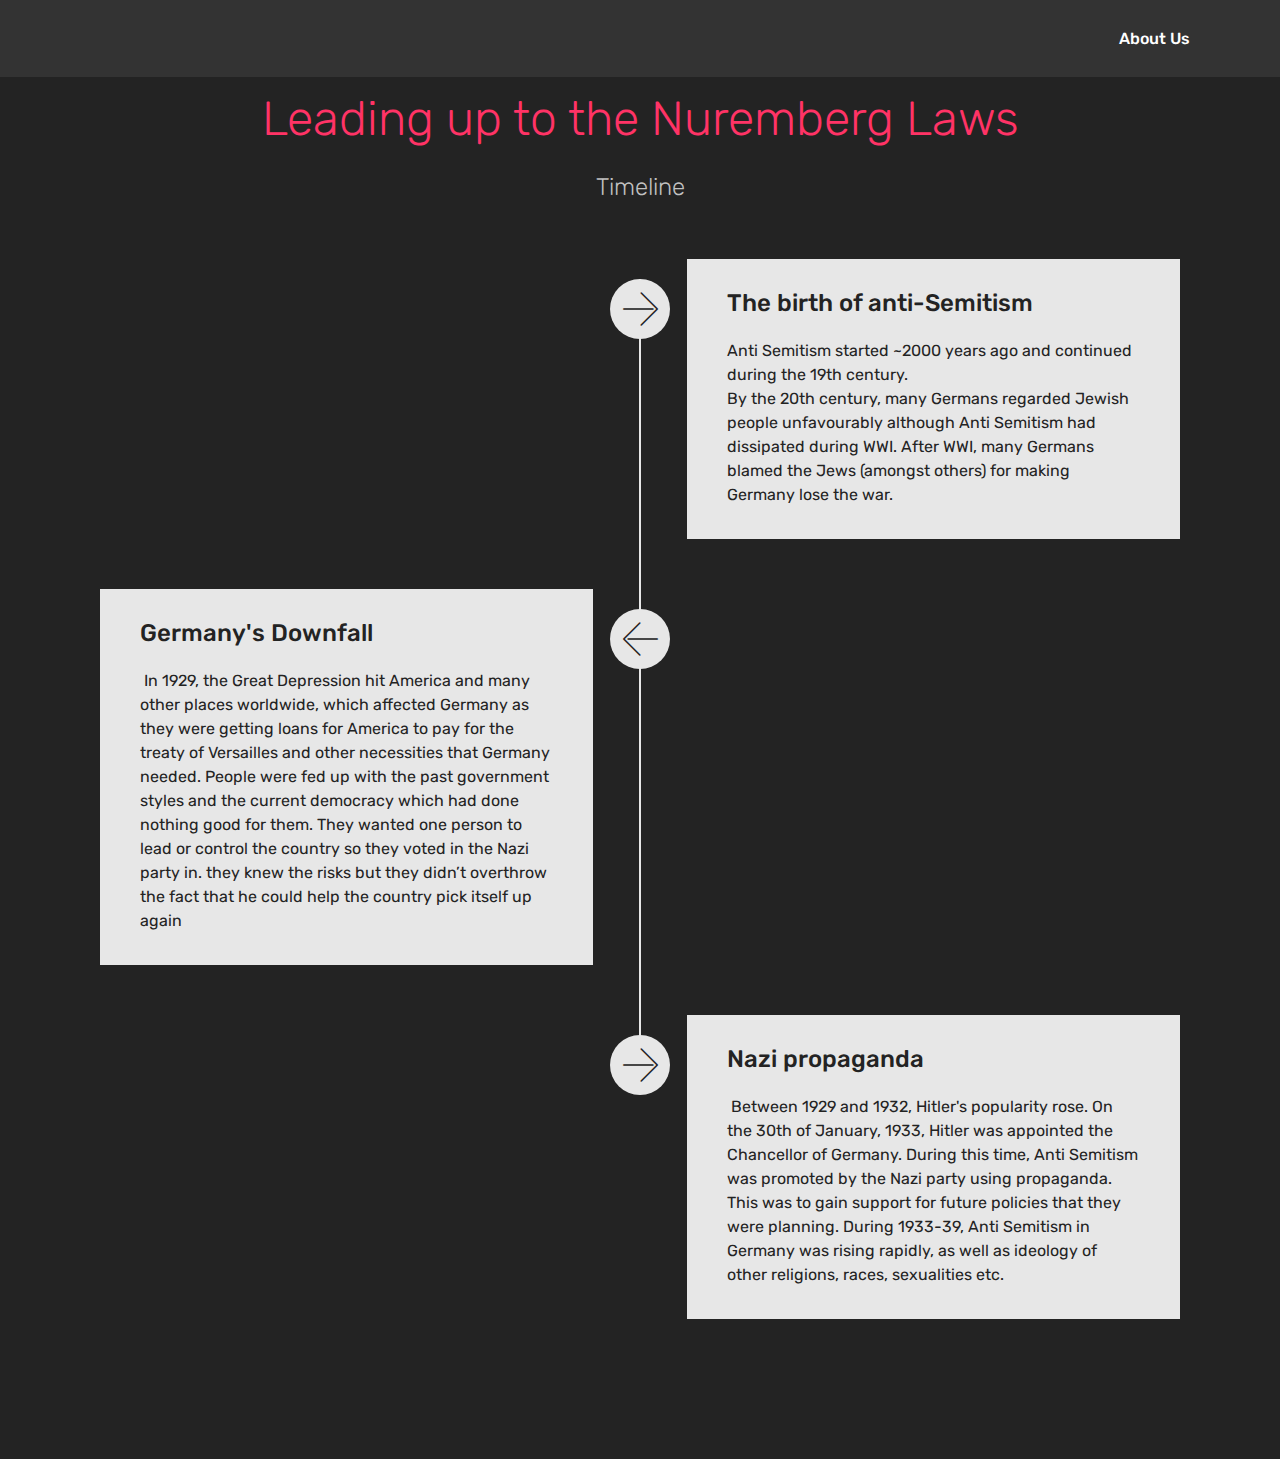
<file: page1.html>
<!DOCTYPE html>
<html >
<head>
  <!-- Site made with Mobirise Website Builder v4.6.7, https://mobirise.com -->
  <meta charset="UTF-8">
  <meta http-equiv="X-UA-Compatible" content="IE=edge">
  <meta name="generator" content="Mobirise v4.6.7, mobirise.com">
  <meta name="viewport" content="width=device-width, initial-scale=1, minimum-scale=1">
  <link rel="shortcut icon" href="assets/images/logo2.png" type="image/x-icon">
  <meta name="description" content="Web Site Maker Description">
  <title>Leading up to the Nuremberg Laws</title>
  <link rel="stylesheet" href="assets/web/assets/mobirise-icons/mobirise-icons.css">
  <link rel="stylesheet" href="assets/tether/tether.min.css">
  <link rel="stylesheet" href="assets/bootstrap/css/bootstrap.min.css">
  <link rel="stylesheet" href="assets/bootstrap/css/bootstrap-grid.min.css">
  <link rel="stylesheet" href="assets/bootstrap/css/bootstrap-reboot.min.css">
  <link rel="stylesheet" href="assets/dropdown/css/style.css">
  <link rel="stylesheet" href="assets/theme/css/style.css">
  <link rel="stylesheet" href="assets/mobirise/css/mbr-additional.css" type="text/css">
  
  
  
</head>
<body>
  <section class="menu cid-qNtGlGCGkN" once="menu" id="menu1-h">

    

    <nav class="navbar navbar-expand beta-menu navbar-dropdown align-items-center navbar-fixed-top navbar-toggleable-sm">
        <button class="navbar-toggler navbar-toggler-right" type="button" data-toggle="collapse" data-target="#navbarSupportedContent" aria-controls="navbarSupportedContent" aria-expanded="false" aria-label="Toggle navigation">
            <div class="hamburger">
                <span></span>
                <span></span>
                <span></span>
                <span></span>
            </div>
        </button>
        <div class="menu-logo">
            <div class="navbar-brand">
                
                <span class="navbar-caption-wrap"><a class="navbar-caption text-white display-4" href="https://mobirise.com"></a></span>
            </div>
        </div>
        <div class="collapse navbar-collapse" id="navbarSupportedContent">
            <ul class="navbar-nav nav-dropdown nav-right" data-app-modern-menu="true"><li class="nav-item">
                    <a class="nav-link link text-white display-4" href="https://mobirise.com">
                        </a>
                </li>
                <li class="nav-item">
                    <a class="nav-link link text-white display-4" href="https://mobirise.com">
                        
                        About Us
                    </a>
                </li></ul>
            
        </div>
    </nav>
</section>

<section class="engine"><a href="https://mobirise.ws">Mobirise</a></section><section class="menu cid-qNtMrswRUi" once="menu" id="menu1-i">

    

    <nav class="navbar navbar-expand beta-menu navbar-dropdown align-items-center navbar-fixed-top navbar-toggleable-sm">
        <button class="navbar-toggler navbar-toggler-right" type="button" data-toggle="collapse" data-target="#navbarSupportedContent" aria-controls="navbarSupportedContent" aria-expanded="false" aria-label="Toggle navigation">
            <div class="hamburger">
                <span></span>
                <span></span>
                <span></span>
                <span></span>
            </div>
        </button>
        <div class="menu-logo">
            <div class="navbar-brand">
                
                <span class="navbar-caption-wrap"><a class="navbar-caption text-white display-4" href="https://mobirise.com"></a></span>
            </div>
        </div>
        <div class="collapse navbar-collapse" id="navbarSupportedContent">
            <ul class="navbar-nav nav-dropdown nav-right" data-app-modern-menu="true"><li class="nav-item">
                    <a class="nav-link link text-white display-4" href="https://mobirise.com">
                        </a>
                </li>
                <li class="nav-item">
                    <a class="nav-link link text-white display-4" href="https://mobirise.com">
                        
                        About Us
                    </a>
                </li></ul>
            
        </div>
    </nav>
</section>

<section class="menu cid-qNtMPAvixG" once="menu" id="menu1-n">

    

    <nav class="navbar navbar-expand beta-menu navbar-dropdown align-items-center navbar-fixed-top navbar-toggleable-sm">
        <button class="navbar-toggler navbar-toggler-right" type="button" data-toggle="collapse" data-target="#navbarSupportedContent" aria-controls="navbarSupportedContent" aria-expanded="false" aria-label="Toggle navigation">
            <div class="hamburger">
                <span></span>
                <span></span>
                <span></span>
                <span></span>
            </div>
        </button>
        <div class="menu-logo">
            <div class="navbar-brand">
                
                <span class="navbar-caption-wrap"><a class="navbar-caption text-white display-4" href="https://mobirise.com"></a></span>
            </div>
        </div>
        <div class="collapse navbar-collapse" id="navbarSupportedContent">
            <ul class="navbar-nav nav-dropdown nav-right" data-app-modern-menu="true"><li class="nav-item">
                    <a class="nav-link link text-white display-4" href="https://mobirise.com">
                        </a>
                </li>
                <li class="nav-item">
                    <a class="nav-link link text-white display-4" href="https://mobirise.com">
                        
                        About Us
                    </a>
                </li></ul>
            
        </div>
    </nav>
</section>

<section class="timeline2 cid-qNtMQNThYE" id="timeline2-o">

    

    

    <div class="container align-center">
        <h2 class="mbr-section-title pb-3 mbr-fonts-style display-2">Leading up to the Nuremberg Laws</h2>
        <h3 class="mbr-section-subtitle pb-5 mbr-fonts-style display-5">Timeline</h3>

        <div class="container timelines-container" mbri-timelines="">
            <div class="row timeline-element reverse separline">      
                <span class="iconsBackground">
                    <span class="mbr-iconfont mbri-right"></span>
                </span>          
                <div class="col-xs-12 col-md-6 align-left">
                    <div class="timeline-text-content">
                        <h4 class="mbr-timeline-title pb-3 mbr-fonts-style display-5">The birth of anti-Semitism</h4>
                        <p class="mbr-timeline-text mbr-fonts-style display-7">Anti Semitism started ~2000 years ago and continued during the 19th century.<br>By the 20th century, many Germans regarded Jewish people unfavourably although Anti Semitism had dissipated during WWI. After WWI, many Germans blamed the Jews (amongst others) for making Germany lose the war.</p>
                     </div>
                </div>
            </div>

            <div class="row timeline-element  separline">
                <span class="iconsBackground">
                    <span class="mbr-iconfont mbri-left"></span>
                </span>
                <div class="col-xs-12 col-md-6 align-left ">
                    <div class="timeline-text-content">
                        <h4 class="mbr-timeline-title pb-3 mbr-fonts-style display-5">Germany's Downfall</h4>
                        <p class="mbr-timeline-text mbr-fonts-style display-7">&nbsp;In 1929, the Great Depression hit America and many other places worldwide, which affected Germany as they were getting loans for America to pay for the treaty of Versailles and other necessities that Germany needed. People were fed up with the past government styles and the current democracy which had done nothing good for them. They wanted one person to lead or control the country so they voted in the Nazi party in. they knew the risks but they didn’t overthrow the fact that he could help the country pick itself up again<br></p>
                    </div>
                </div>
            </div> 

            <div class="row timeline-element reverse">
                <span class="iconsBackground">
                    <span class="mbr-iconfont mbri-right"></span>
                </span>
                <div class="col-xs-12 col-md-6 align-left">
                    <div class="timeline-text-content">
                        <h4 class="mbr-timeline-title pb-3 mbr-fonts-style display-5">Nazi propaganda</h4>      
                        <p class="mbr-timeline-text mbr-fonts-style display-7">&nbsp;Between 1929 and 1932, Hitler's popularity rose. On the 30th of January, 1933, Hitler was appointed the Chancellor of Germany. During this time, Anti Semitism was promoted by the Nazi party using propaganda. This was to gain support for future policies that they were planning. During 1933-39, Anti Semitism in Germany was rising rapidly, as well as ideology of other religions, races, sexualities etc.<br></p>
                    </div>
                </div>
            </div>

            

            

            

            

            

            

            

            

            
        </div>
    </div>
</section>


  <script src="assets/web/assets/jquery/jquery.min.js"></script>
  <script src="assets/popper/popper.min.js"></script>
  <script src="assets/tether/tether.min.js"></script>
  <script src="assets/bootstrap/js/bootstrap.min.js"></script>
  <script src="assets/smoothscroll/smooth-scroll.js"></script>
  <script src="assets/dropdown/js/script.min.js"></script>
  <script src="assets/touchswipe/jquery.touch-swipe.min.js"></script>
  <script src="assets/theme/js/script.js"></script>
  
  
</body>
</html>
</file>
<file: assets/web/assets/mobirise-icons/mobirise-icons.css>
@font-face {
  font-family: 'MobiriseIcons';
  src:  url('mobirise-icons.eot?spat4u');
  src:  url('mobirise-icons.eot?spat4u#iefix') format('embedded-opentype'),
    url('mobirise-icons.ttf?spat4u') format('truetype'),
    url('mobirise-icons.woff?spat4u') format('woff'),
    url('mobirise-icons.svg?spat4u#MobiriseIcons') format('svg');
  font-weight: normal;
  font-style: normal;
}

[class^="mbri-"], [class*=" mbri-"] {
  /* use !important to prevent issues with browser extensions that change fonts */
  font-family: MobiriseIcons !important;
  speak: none;
  font-style: normal;
  font-weight: normal;
  font-variant: normal;
  text-transform: none;
  line-height: 1;

  /* Better Font Rendering =========== */
  -webkit-font-smoothing: antialiased;
  -moz-osx-font-smoothing: grayscale;
}

.mbri-add-submenu:before {
  content: "\e900";
}
.mbri-alert:before {
  content: "\e901";
}
.mbri-align-center:before {
  content: "\e902";
}
.mbri-align-justify:before {
  content: "\e903";
}
.mbri-align-left:before {
  content: "\e904";
}
.mbri-align-right:before {
  content: "\e905";
}
.mbri-android:before {
  content: "\e906";
}
.mbri-apple:before {
  content: "\e907";
}
.mbri-arrow-down:before {
  content: "\e908";
}
.mbri-arrow-next:before {
  content: "\e909";
}
.mbri-arrow-prev:before {
  content: "\e90a";
}
.mbri-arrow-up:before {
  content: "\e90b";
}
.mbri-bold:before {
  content: "\e90c";
}
.mbri-bookmark:before {
  content: "\e90d";
}
.mbri-bootstrap:before {
  content: "\e90e";
}
.mbri-briefcase:before {
  content: "\e90f";
}
.mbri-browse:before {
  content: "\e910";
}
.mbri-bulleted-list:before {
  content: "\e911";
}
.mbri-calendar:before {
  content: "\e912";
}
.mbri-camera:before {
  content: "\e913";
}
.mbri-cart-add:before {
  content: "\e914";
}
.mbri-cart-full:before {
  content: "\e915";
}
.mbri-cash:before {
  content: "\e916";
}
.mbri-change-style:before {
  content: "\e917";
}
.mbri-chat:before {
  content: "\e918";
}
.mbri-clock:before {
  content: "\e919";
}
.mbri-close:before {
  content: "\e91a";
}
.mbri-cloud:before {
  content: "\e91b";
}
.mbri-code:before {
  content: "\e91c";
}
.mbri-contact-form:before {
  content: "\e91d";
}
.mbri-credit-card:before {
  content: "\e91e";
}
.mbri-cursor-click:before {
  content: "\e91f";
}
.mbri-cust-feedback:before {
  content: "\e920";
}
.mbri-database:before {
  content: "\e921";
}
.mbri-delivery:before {
  content: "\e922";
}
.mbri-desktop:before {
  content: "\e923";
}
.mbri-devices:before {
  content: "\e924";
}
.mbri-down:before {
  content: "\e925";
}
.mbri-download:before {
  content: "\e989";
}
.mbri-drag-n-drop:before {
  content: "\e927";
}
.mbri-drag-n-drop2:before {
  content: "\e928";
}
.mbri-edit:before {
  content: "\e929";
}
.mbri-edit2:before {
  content: "\e92a";
}
.mbri-error:before {
  content: "\e92b";
}
.mbri-extension:before {
  content: "\e92c";
}
.mbri-features:before {
  content: "\e92d";
}
.mbri-file:before {
  content: "\e92e";
}
.mbri-flag:before {
  content: "\e92f";
}
.mbri-folder:before {
  content: "\e930";
}
.mbri-gift:before {
  content: "\e931";
}
.mbri-github:before {
  content: "\e932";
}
.mbri-globe:before {
  content: "\e933";
}
.mbri-globe-2:before {
  content: "\e934";
}
.mbri-growing-chart:before {
  content: "\e935";
}
.mbri-hearth:before {
  content: "\e936";
}
.mbri-help:before {
  content: "\e937";
}
.mbri-home:before {
  content: "\e938";
}
.mbri-hot-cup:before {
  content: "\e939";
}
.mbri-idea:before {
  content: "\e93a";
}
.mbri-image-gallery:before {
  content: "\e93b";
}
.mbri-image-slider:before {
  content: "\e93c";
}
.mbri-info:before {
  content: "\e93d";
}
.mbri-italic:before {
  content: "\e93e";
}
.mbri-key:before {
  content: "\e93f";
}
.mbri-laptop:before {
  content: "\e940";
}
.mbri-layers:before {
  content: "\e941";
}
.mbri-left-right:before {
  content: "\e942";
}
.mbri-left:before {
  content: "\e943";
}
.mbri-letter:before {
  content: "\e944";
}
.mbri-like:before {
  content: "\e945";
}
.mbri-link:before {
  content: "\e946";
}
.mbri-lock:before {
  content: "\e947";
}
.mbri-login:before {
  content: "\e948";
}
.mbri-logout:before {
  content: "\e949";
}
.mbri-magic-stick:before {
  content: "\e94a";
}
.mbri-map-pin:before {
  content: "\e94b";
}
.mbri-menu:before {
  content: "\e94c";
}
.mbri-mobile:before {
  content: "\e94d";
}
.mbri-mobile2:before {
  content: "\e94e";
}
.mbri-mobirise:before {
  content: "\e94f";
}
.mbri-more-horizontal:before {
  content: "\e950";
}
.mbri-more-vertical:before {
  content: "\e951";
}
.mbri-music:before {
  content: "\e952";
}
.mbri-new-file:before {
  content: "\e953";
}
.mbri-numbered-list:before {
  content: "\e954";
}
.mbri-opened-folder:before {
  content: "\e955";
}
.mbri-pages:before {
  content: "\e956";
}
.mbri-paper-plane:before {
  content: "\e957";
}
.mbri-paperclip:before {
  content: "\e958";
}
.mbri-photo:before {
  content: "\e959";
}
.mbri-photos:before {
  content: "\e95a";
}
.mbri-pin:before {
  content: "\e95b";
}
.mbri-play:before {
  content: "\e95c";
}
.mbri-plus:before {
  content: "\e95d";
}
.mbri-preview:before {
  content: "\e95e";
}
.mbri-print:before {
  content: "\e95f";
}
.mbri-protect:before {
  content: "\e960";
}
.mbri-question:before {
  content: "\e961";
}
.mbri-quote-left:before {
  content: "\e962";
}
.mbri-quote-right:before {
  content: "\e963";
}
.mbri-refresh:before {
  content: "\e964";
}
.mbri-responsive:before {
  content: "\e965";
}
.mbri-right:before {
  content: "\e966";
}
.mbri-rocket:before {
  content: "\e967";
}
.mbri-sad-face:before {
  content: "\e968";
}
.mbri-sale:before {
  content: "\e969";
}
.mbri-save:before {
  content: "\e96a";
}
.mbri-search:before {
  content: "\e96b";
}
.mbri-setting:before {
  content: "\e96c";
}
.mbri-setting2:before {
  content: "\e96d";
}
.mbri-setting3:before {
  content: "\e96e";
}
.mbri-share:before {
  content: "\e96f";
}
.mbri-shopping-bag:before {
  content: "\e970";
}
.mbri-shopping-basket:before {
  content: "\e971";
}
.mbri-shopping-cart:before {
  content: "\e972";
}
.mbri-sites:before {
  content: "\e973";
}
.mbri-smile-face:before {
  content: "\e974";
}
.mbri-speed:before {
  content: "\e975";
}
.mbri-star:before {
  content: "\e976";
}
.mbri-success:before {
  content: "\e977";
}
.mbri-sun:before {
  content: "\e978";
}
.mbri-sun2:before {
  content: "\e979";
}
.mbri-tablet:before {
  content: "\e97a";
}
.mbri-tablet-vertical:before {
  content: "\e97b";
}
.mbri-target:before {
  content: "\e97c";
}
.mbri-timer:before {
  content: "\e97d";
}
.mbri-to-ftp:before {
  content: "\e97e";
}
.mbri-to-local-drive:before {
  content: "\e97f";
}
.mbri-touch-swipe:before {
  content: "\e980";
}
.mbri-touch:before {
  content: "\e981";
}
.mbri-trash:before {
  content: "\e982";
}
.mbri-underline:before {
  content: "\e983";
}
.mbri-unlink:before {
  content: "\e984";
}
.mbri-unlock:before {
  content: "\e985";
}
.mbri-up-down:before {
  content: "\e986";
}
.mbri-up:before {
  content: "\e987";
}
.mbri-update:before {
  content: "\e988";
}
.mbri-upload:before {
 content: "\e926"; 
}
.mbri-user:before {
  content: "\e98a";
}
.mbri-user2:before {
  content: "\e98b";
}
.mbri-users:before {
  content: "\e98c";
}
.mbri-video:before {
  content: "\e98d";
}
.mbri-video-play:before {
  content: "\e98e";
}
.mbri-watch:before {
  content: "\e98f";
}
.mbri-website-theme:before {
  content: "\e990";
}
.mbri-wifi:before {
  content: "\e991";
}
.mbri-windows:before {
  content: "\e992";
}
.mbri-zoom-out:before {
  content: "\e993";
}
.mbri-redo:before {
  content: "\e994";
}
.mbri-undo:before {
  content: "\e995";
}
</file>
<file: assets/dropdown/css/style.css>
.navbar-dropdown {
  left: 0;
  padding: 0;
  position: absolute;
  right: 0;
  top: 0;
  transition: all 0.45s ease;
  z-index: 1030;
  background: #282828; }
  .navbar-dropdown .navbar-logo {
    margin-right: 0.8rem;
    transition: margin 0.3s ease-in-out;
    vertical-align: middle; }
    .navbar-dropdown .navbar-logo img {
      height: 3.125rem;
      transition: all 0.3s ease-in-out; }
    .navbar-dropdown .navbar-logo.mbr-iconfont {
      font-size: 3.125rem;
      line-height: 3.125rem; }
  .navbar-dropdown .navbar-caption {
    font-weight: 700;
    white-space: normal;
    vertical-align: -4px;
    line-height: 3.125rem !important; }
    .navbar-dropdown .navbar-caption, .navbar-dropdown .navbar-caption:hover {
      color: inherit;
      text-decoration: none; }
  .navbar-dropdown .mbr-iconfont + .navbar-caption {
    vertical-align: -1px; }
  .navbar-dropdown.navbar-fixed-top {
    position: fixed; }
  .navbar-dropdown .navbar-brand span {
    vertical-align: -4px; }
  .navbar-dropdown.bg-color.transparent {
    background: none; }
  .navbar-dropdown.navbar-short .navbar-brand {
    padding: 0.625rem 0; }
    .navbar-dropdown.navbar-short .navbar-brand span {
      vertical-align: -1px; }
  .navbar-dropdown.navbar-short .navbar-caption {
    line-height: 2.375rem !important;
    vertical-align: -2px; }
  .navbar-dropdown.navbar-short .navbar-logo {
    margin-right: 0.5rem; }
    .navbar-dropdown.navbar-short .navbar-logo img {
      height: 2.375rem; }
    .navbar-dropdown.navbar-short .navbar-logo.mbr-iconfont {
      font-size: 2.375rem;
      line-height: 2.375rem; }
  .navbar-dropdown.navbar-short .mbr-table-cell {
    height: 3.625rem; }
  .navbar-dropdown .navbar-close {
    left: 0.6875rem;
    position: fixed;
    top: 0.75rem;
    z-index: 1000; }
  .navbar-dropdown .hamburger-icon {
    content: "";
    display: inline-block;
    vertical-align: middle;
    width: 16px;
    -webkit-box-shadow: 0 -6px 0 1px #282828,0 0 0 1px #282828,0 6px 0 1px #282828;
    -moz-box-shadow: 0 -6px 0 1px #282828,0 0 0 1px #282828,0 6px 0 1px #282828;
    box-shadow: 0 -6px 0 1px #282828,0 0 0 1px #282828,0 6px 0 1px #282828; }

.dropdown-menu .dropdown-toggle[data-toggle="dropdown-submenu"]::after {
  border-bottom: 0.35em solid transparent;
  border-left: 0.35em solid;
  border-right: 0;
  border-top: 0.35em solid transparent;
  margin-left: 0.3rem; }

.dropdown-menu .dropdown-item:focus {
  outline: 0; }

.nav-dropdown {
  font-size: 0.75rem;
  font-weight: 500;
  height: auto !important; }
  .nav-dropdown .nav-btn {
    padding-left: 1rem; }
  .nav-dropdown .link {
    margin: .667em 1.667em;
    font-weight: 500;
    padding: 0;
    transition: color .2s ease-in-out; }
    .nav-dropdown .link.dropdown-toggle {
      margin-right: 2.583em; }
      .nav-dropdown .link.dropdown-toggle::after {
        margin-left: .25rem;
        border-top: 0.35em solid;
        border-right: 0.35em solid transparent;
        border-left: 0.35em solid transparent;
        border-bottom: 0; }
      .nav-dropdown .link.dropdown-toggle[aria-expanded="true"] {
        margin: 0;
        padding: 0.667em 3.263em  0.667em 1.667em; }
  .nav-dropdown .link::after,
  .nav-dropdown .dropdown-item::after {
    color: inherit; }
  .nav-dropdown .btn {
    font-size: 0.75rem;
    font-weight: 700;
    letter-spacing: 0;
    margin-bottom: 0;
    padding-left: 1.25rem;
    padding-right: 1.25rem; }
  .nav-dropdown .dropdown-menu {
    border-radius: 0;
    border: 0;
    left: 0;
    margin: 0;
    padding-bottom: 1.25rem;
    padding-top: 1.25rem;
    position: relative; }
  .nav-dropdown .dropdown-submenu {
    margin-left: 0.125rem;
    top: 0; }
  .nav-dropdown .dropdown-item {
    font-weight: 500;
    line-height: 2;
    padding: 0.3846em 4.615em 0.3846em 1.5385em;
    position: relative;
    transition: color .2s ease-in-out, background-color .2s ease-in-out; }
    .nav-dropdown .dropdown-item::after {
      margin-top: -0.3077em;
      position: absolute;
      right: 1.1538em;
      top: 50%; }
    .nav-dropdown .dropdown-item:focus, .nav-dropdown .dropdown-item:hover {
      background: none; }

@media (max-width: 767px) {
  .nav-dropdown.navbar-toggleable-sm {
    bottom: 0;
    display: none;
    left: 0;
    overflow-x: hidden;
    position: fixed;
    top: 0;
    transform: translateX(-100%);
    -ms-transform: translateX(-100%);
    -webkit-transform: translateX(-100%);
    width: 18.75rem;
    z-index: 999; } }
.nav-dropdown.navbar-toggleable-xl {
  bottom: 0;
  display: none;
  left: 0;
  overflow-x: hidden;
  position: fixed;
  top: 0;
  transform: translateX(-100%);
  -ms-transform: translateX(-100%);
  -webkit-transform: translateX(-100%);
  width: 18.75rem;
  z-index: 999; }

.nav-dropdown-sm {
  display: block !important;
  overflow-x: hidden;
  overflow: auto;
  padding-top: 3.875rem; }
  .nav-dropdown-sm::after {
    content: "";
    display: block;
    height: 3rem;
    width: 100%; }
  .nav-dropdown-sm.collapse.in ~ .navbar-close {
    display: block !important; }
  .nav-dropdown-sm.collapsing, .nav-dropdown-sm.collapse.in {
    transform: translateX(0);
    -ms-transform: translateX(0);
    -webkit-transform: translateX(0);
    transition: all 0.25s ease-out;
    -webkit-transition: all 0.25s ease-out;
    background: #282828; }
  .nav-dropdown-sm.collapsing[aria-expanded="false"] {
    transform: translateX(-100%);
    -ms-transform: translateX(-100%);
    -webkit-transform: translateX(-100%); }
  .nav-dropdown-sm .nav-item {
    display: block;
    margin-left: 0 !important;
    padding-left: 0; }
  .nav-dropdown-sm .link,
  .nav-dropdown-sm .dropdown-item {
    border-top: 1px dotted rgba(255, 255, 255, 0.1);
    font-size: 0.8125rem;
    line-height: 1.6;
    margin: 0 !important;
    padding: 0.875rem 2.4rem 0.875rem 1.5625rem !important;
    position: relative;
    white-space: normal; }
    .nav-dropdown-sm .link:focus, .nav-dropdown-sm .link:hover,
    .nav-dropdown-sm .dropdown-item:focus,
    .nav-dropdown-sm .dropdown-item:hover {
      background: rgba(0, 0, 0, 0.2) !important;
      color: #c0a375; }
  .nav-dropdown-sm .nav-btn {
    position: relative;
    padding: 1.5625rem 1.5625rem 0 1.5625rem; }
    .nav-dropdown-sm .nav-btn::before {
      border-top: 1px dotted rgba(255, 255, 255, 0.1);
      content: "";
      left: 0;
      position: absolute;
      top: 0;
      width: 100%; }
    .nav-dropdown-sm .nav-btn + .nav-btn {
      padding-top: 0.625rem; }
      .nav-dropdown-sm .nav-btn + .nav-btn::before {
        display: none; }
  .nav-dropdown-sm .btn {
    padding: 0.625rem 0; }
  .nav-dropdown-sm .dropdown-toggle[data-toggle="dropdown-submenu"]::after {
    margin-left: .25rem;
    border-top: 0.35em solid;
    border-right: 0.35em solid transparent;
    border-left: 0.35em solid transparent;
    border-bottom: 0; }
  .nav-dropdown-sm .dropdown-toggle[data-toggle="dropdown-submenu"][aria-expanded="true"]::after {
    border-top: 0;
    border-right: 0.35em solid transparent;
    border-left: 0.35em solid transparent;
    border-bottom: 0.35em solid; }
  .nav-dropdown-sm .dropdown-menu {
    margin: 0;
    padding: 0;
    position: relative;
    top: 0;
    left: 0;
    width: 100%;
    border: 0;
    float: none;
    border-radius: 0;
    background: none; }
  .nav-dropdown-sm .dropdown-submenu {
    left: 100%;
    margin-left: 0.125rem;
    margin-top: -1.25rem;
    top: 0; }

.navbar-toggleable-sm .nav-dropdown .dropdown-menu {
  position: absolute; }

.navbar-toggleable-sm .nav-dropdown .dropdown-submenu {
  left: 100%;
  margin-left: 0.125rem;
  margin-top: -1.25rem;
  top: 0; }

.navbar-toggleable-sm.opened .nav-dropdown .dropdown-menu {
  position: relative; }

.navbar-toggleable-sm.opened .nav-dropdown .dropdown-submenu {
  left: 0;
  margin-left: 00rem;
  margin-top: 0rem;
  top: 0; }

.is-builder .nav-dropdown.collapsing {
  transition: none !important; }

/*# sourceMappingURL=style.css.map */
</file>
<file: assets/theme/css/style.css>
/*!
 * Mobirise v4 theme (https://mobirise.com/)
 * Copyright 2017 Mobirise
 */
section {
  background-color: #eeeeee; }

section,
.container,
.container-fluid {
  position: relative;
  word-wrap: break-word; }

a.mbr-iconfont:hover {
  text-decoration: none; }

.article .lead p, .article .lead ul, .article .lead ol, .article .lead pre, .article .lead blockquote {
  margin-bottom: 0; }

a {
  font-style: normal;
  font-weight: 400;
  cursor: pointer; }
  a, a:hover {
    text-decoration: none; }

figure {
  margin-bottom: 0; }

body {
  color: #232323; }

h1, h2, h3, h4, h5, h6,
.h1, .h2, .h3, .h4, .h5, .h6,
.display-1, .display-2, .display-3, .display-4 {
  line-height: 1;
  word-break: break-word;
  word-wrap: break-word; }

b, strong {
  font-weight: bold; }

blockquote {
  padding: 10px 0 10px 20px;
  position: relative;
  border-left: 2px solid;
  border-color: #ff3366; }

input:-webkit-autofill, input:-webkit-autofill:hover, input:-webkit-autofill:focus, input:-webkit-autofill:active {
  transition-delay: 9999s;
  transition-property: background-color, color; }

textarea[type="hidden"] {
  display: none; }

body {
  position: relative; }

section {
  background-position: 50% 50%;
  background-repeat: no-repeat;
  background-size: cover; }
  section .mbr-background-video,
  section .mbr-background-video-preview {
    position: absolute;
    bottom: 0;
    left: 0;
    right: 0;
    top: 0; }

.hidden {
  visibility: hidden; }

.mbr-z-index20 {
  z-index: 20; }

/*! Base colors */
.mbr-white {
  color: #ffffff; }

.mbr-black {
  color: #000000; }

.mbr-bg-white {
  background-color: #ffffff; }

.mbr-bg-black {
  background-color: #000000; }

/*! Text-aligns */
.align-left {
  text-align: left; }

.align-center {
  text-align: center; }

.align-right {
  text-align: right; }

@media (max-width: 767px) {
  .align-left, .align-center, .align-right, .mbr-section-btn, .mbr-section-title {
    text-align: center; } }
/*! Font-weight  */
.mbr-light {
  font-weight: 300; }

.mbr-regular {
  font-weight: 400; }

.mbr-semibold {
  font-weight: 500; }

.mbr-bold {
  font-weight: 700; }

/*! Media  */
.media-size-item {
  -webkit-flex: 1 1 auto;
  -moz-flex: 1 1 auto;
  -ms-flex: 1 1 auto;
  -o-flex: 1 1 auto;
  flex: 1 1 auto; }

.media-content {
  -webkit-flex-basis: 100%;
  flex-basis: 100%; }

.media-container-row {
  display: -ms-flexbox;
  display: -webkit-flex;
  display: flex;
  -webkit-flex-direction: row;
  -ms-flex-direction: row;
  flex-direction: row;
  -webkit-flex-wrap: wrap;
  -ms-flex-wrap: wrap;
  flex-wrap: wrap;
  -webkit-justify-content: center;
  -ms-flex-pack: center;
  justify-content: center;
  -webkit-align-content: center;
  -ms-flex-line-pack: center;
  align-content: center;
  -webkit-align-items: start;
  -ms-flex-align: start;
  align-items: start; }
  .media-container-row .media-size-item {
    width: 400px; }

.media-container-column {
  display: -ms-flexbox;
  display: -webkit-flex;
  display: flex;
  -webkit-flex-direction: column;
  -ms-flex-direction: column;
  flex-direction: column;
  -webkit-flex-wrap: wrap;
  -ms-flex-wrap: wrap;
  flex-wrap: wrap;
  -webkit-justify-content: center;
  -ms-flex-pack: center;
  justify-content: center;
  -webkit-align-content: center;
  -ms-flex-line-pack: center;
  align-content: center;
  -webkit-align-items: stretch;
  -ms-flex-align: stretch;
  align-items: stretch; }
  .media-container-column > * {
    width: 100%; }

@media (min-width: 992px) {
  .media-container-row {
    -webkit-flex-wrap: nowrap;
    -ms-flex-wrap: nowrap;
    flex-wrap: nowrap; } }
figure {
  overflow: hidden; }

figure[mbr-media-size] {
  transition: width 0.1s; }

.mbr-figure img, .mbr-figure iframe {
  display: block;
  width: 100%; }

.card {
  background-color: transparent;
  border: none; }

.card-img {
  text-align: center;
  flex-shrink: 0; }

.media {
  max-width: 100%;
  margin: 0 auto; }

.mbr-figure {
  -ms-flex-item-align: center;
  -ms-grid-row-align: center;
  -webkit-align-self: center;
  align-self: center; }

.media-container > div {
  max-width: 100%; }

.mbr-figure img, .card-img img {
  width: 100%; }

@media (max-width: 991px) {
  .media-size-item {
    width: auto !important; }

  .media {
    width: auto; }

  .mbr-figure {
    width: 100% !important; } }
/*! Buttons */
.mbr-section-btn {
  margin-left: -.25rem;
  margin-right: -.25rem;
  font-size: 0; }

nav .mbr-section-btn {
  margin-left: 0rem;
  margin-right: 0rem; }

/*! Btn icon margin */
.btn .mbr-iconfont, .btn.btn-sm .mbr-iconfont {
  cursor: pointer;
  margin-right: 0.5rem; }

.btn.btn-md .mbr-iconfont, .btn.btn-md .mbr-iconfont {
  margin-right: 0.8rem; }

.mbr-regular {
  font-weight: 400; }

.mbr-semibold {
  font-weight: 500; }

.mbr-bold {
  font-weight: 700; }

[type="submit"] {
  -webkit-appearance: none; }

/*! Full-screen */
.mbr-fullscreen .mbr-overlay {
  min-height: 100vh; }

.mbr-fullscreen {
  display: flex;
  display: -webkit-flex;
  display: -moz-flex;
  display: -ms-flex;
  display: -o-flex;
  align-items: center;
  -webkit-align-items: center;
  min-height: 100vh;
  padding-top: 3rem;
  padding-bottom: 3rem; }

/*! Map */
.map {
  height: 25rem;
  position: relative; }
  .map iframe {
    width: 100%;
    height: 100%; }

/* Form */
.form-asterisk {
  font-family: initial;
  position: absolute;
  top: -2px;
  font-weight: normal; }

/*! Scroll to top arrow */
.mbr-arrow-up {
  bottom: 25px;
  right: 90px;
  position: fixed;
  text-align: right;
  z-index: 5000;
  color: #ffffff;
  font-size: 32px;
  transform: rotate(180deg);
  -webkit-transform: rotate(180deg); }

.mbr-arrow-up a {
  background: rgba(0, 0, 0, 0.2);
  border-radius: 3px;
  color: #fff;
  display: inline-block;
  height: 60px;
  width: 60px;
  outline-style: none !important;
  position: relative;
  text-decoration: none;
  transition: all .3s ease-in-out;
  cursor: pointer;
  text-align: center; }
  .mbr-arrow-up a:hover {
    background-color: rgba(0, 0, 0, 0.4); }
  .mbr-arrow-up a i {
    line-height: 60px; }

.mbr-arrow-up-icon {
  display: block;
  color: #fff; }

.mbr-arrow-up-icon::before {
  content: "\203a";
  display: inline-block;
  font-family: serif;
  font-size: 32px;
  line-height: 1;
  font-style: normal;
  position: relative;
  top: 6px;
  left: -4px;
  -webkit-transform: rotate(-90deg);
  transform: rotate(-90deg); }

/*! Arrow Down */
.mbr-arrow {
  position: absolute;
  bottom: 45px;
  left: 50%;
  width: 60px;
  height: 60px;
  cursor: pointer;
  background-color: rgba(80, 80, 80, 0.5);
  border-radius: 50%;
  -webkit-transform: translateX(-50%);
  transform: translateX(-50%); }
  .mbr-arrow > a {
    display: inline-block;
    text-decoration: none;
    outline-style: none;
    -webkit-animation: arrowdown 1.7s ease-in-out infinite;
    animation: arrowdown 1.7s ease-in-out infinite; }
    .mbr-arrow > a > i {
      position: absolute;
      top: -2px;
      left: 15px;
      font-size: 2rem; }

@keyframes arrowdown {
  0% {
    transform: translateY(0px);
    -webkit-transform: translateY(0px); }
  50% {
    transform: translateY(-5px);
    -webkit-transform: translateY(-5px); }
  100% {
    transform: translateY(0px);
    -webkit-transform: translateY(0px); } }
@-webkit-keyframes arrowdown {
  0% {
    transform: translateY(0px);
    -webkit-transform: translateY(0px); }
  50% {
    transform: translateY(-5px);
    -webkit-transform: translateY(-5px); }
  100% {
    transform: translateY(0px);
    -webkit-transform: translateY(0px); } }
@media (max-width: 500px) {
  .mbr-arrow-up {
    left: 50%;
    right: auto;
    transform: translateX(-50%) rotate(180deg);
    -webkit-transform: translateX(-50%) rotate(180deg); } }
/*Gradients animation*/
@keyframes gradient-animation {
  from {
    background-position: 0% 100%;
    animation-timing-function: ease-in-out; }
  to {
    background-position: 100% 0%;
    animation-timing-function: ease-in-out; } }
@-webkit-keyframes gradient-animation {
  from {
    background-position: 0% 100%;
    animation-timing-function: ease-in-out; }
  to {
    background-position: 100% 0%;
    animation-timing-function: ease-in-out; } }
.bg-gradient {
  background-size: 200% 200%;
  animation: gradient-animation 5s infinite alternate;
  -webkit-animation: gradient-animation 5s infinite alternate; }

.menu .navbar-brand {
  display: -webkit-flex; }
  .menu .navbar-brand span {
    display: flex;
    display: -webkit-flex; }
  .menu .navbar-brand .navbar-caption-wrap {
    display: -webkit-flex; }
  .menu .navbar-brand .navbar-logo img {
    display: -webkit-flex; }
@media (min-width: 768px) and (max-width: 991px) {
  .menu .navbar-toggleable-sm .navbar-nav {
    display: -webkit-box;
    display: -webkit-flex;
    display: -ms-flexbox; } }
@media (min-width: 992px) {
  .menu .navbar-nav.nav-dropdown {
    display: -webkit-flex; }
  .menu .navbar-toggleable-sm .navbar-collapse {
    display: -webkit-flex !important; } }

/*# sourceMappingURL=style.css.map */
.engine {
	position: absolute;
	text-indent: -2400px;
	text-align: center;
	padding: 0;
	top: 0;
	left: -2400px;
}
</file>
<file: assets/mobirise/css/mbr-additional.css>
@import url(https://fonts.googleapis.com/css?family=Rubik:300,300i,400,400i,500,500i,700,700i,900,900i);





body {
  font-style: normal;
  line-height: 1.5;
}
.mbr-section-title {
  font-style: normal;
  line-height: 1.2;
}
.mbr-section-subtitle {
  line-height: 1.3;
}
.mbr-text {
  font-style: normal;
  line-height: 1.6;
}
.display-1 {
  font-family: 'Rubik', sans-serif;
  font-size: 4.25rem;
}
.display-1 > .mbr-iconfont {
  font-size: 6.8rem;
}
.display-2 {
  font-family: 'Rubik', sans-serif;
  font-size: 3rem;
}
.display-2 > .mbr-iconfont {
  font-size: 4.8rem;
}
.display-4 {
  font-family: 'Rubik', sans-serif;
  font-size: 1rem;
}
.display-4 > .mbr-iconfont {
  font-size: 1.6rem;
}
.display-5 {
  font-family: 'Rubik', sans-serif;
  font-size: 1.5rem;
}
.display-5 > .mbr-iconfont {
  font-size: 2.4rem;
}
.display-7 {
  font-family: 'Rubik', sans-serif;
  font-size: 1rem;
}
.display-7 > .mbr-iconfont {
  font-size: 1.6rem;
}
/* ---- Fluid typography for mobile devices ---- */
/* 1.4 - font scale ratio ( bootstrap == 1.42857 ) */
/* 100vw - current viewport width */
/* (48 - 20)  48 == 48rem == 768px, 20 == 20rem == 320px(minimal supported viewport) */
/* 0.65 - min scale variable, may vary */
@media (max-width: 768px) {
  .display-1 {
    font-size: 3.4rem;
    font-size: calc( 2.1374999999999997rem + (4.25 - 2.1374999999999997) * ((100vw - 20rem) / (48 - 20)));
    line-height: calc( 1.4 * (2.1374999999999997rem + (4.25 - 2.1374999999999997) * ((100vw - 20rem) / (48 - 20))));
  }
  .display-2 {
    font-size: 2.4rem;
    font-size: calc( 1.7rem + (3 - 1.7) * ((100vw - 20rem) / (48 - 20)));
    line-height: calc( 1.4 * (1.7rem + (3 - 1.7) * ((100vw - 20rem) / (48 - 20))));
  }
  .display-4 {
    font-size: 0.8rem;
    font-size: calc( 1rem + (1 - 1) * ((100vw - 20rem) / (48 - 20)));
    line-height: calc( 1.4 * (1rem + (1 - 1) * ((100vw - 20rem) / (48 - 20))));
  }
  .display-5 {
    font-size: 1.2rem;
    font-size: calc( 1.175rem + (1.5 - 1.175) * ((100vw - 20rem) / (48 - 20)));
    line-height: calc( 1.4 * (1.175rem + (1.5 - 1.175) * ((100vw - 20rem) / (48 - 20))));
  }
}
/* Buttons */
.btn {
  font-weight: 500;
  border-width: 2px;
  font-style: normal;
  letter-spacing: 1px;
  margin: .4rem .8rem;
  white-space: normal;
  -webkit-transition: all 0.3s ease-in-out;
  -moz-transition: all 0.3s ease-in-out;
  transition: all 0.3s ease-in-out;
  padding: 1rem 3rem;
  border-radius: 3px;
  display: inline-flex;
  align-items: center;
  justify-content: center;
  word-break: break-word;
}
.btn-sm {
  font-weight: 500;
  letter-spacing: 1px;
  -webkit-transition: all 0.3s ease-in-out;
  -moz-transition: all 0.3s ease-in-out;
  transition: all 0.3s ease-in-out;
  padding: 0.6rem 1.5rem;
  border-radius: 3px;
}
.btn-md {
  font-weight: 500;
  letter-spacing: 1px;
  margin: .4rem .8rem !important;
  -webkit-transition: all 0.3s ease-in-out;
  -moz-transition: all 0.3s ease-in-out;
  transition: all 0.3s ease-in-out;
  padding: 1rem 3rem;
  border-radius: 3px;
}
.btn-lg {
  font-weight: 500;
  letter-spacing: 1px;
  margin: .4rem .8rem !important;
  -webkit-transition: all 0.3s ease-in-out;
  -moz-transition: all 0.3s ease-in-out;
  transition: all 0.3s ease-in-out;
  padding: 1.2rem 3.2rem;
  border-radius: 3px;
}
.bg-primary {
  background-color: #149dcc !important;
}
.bg-success {
  background-color: #f7ed4a !important;
}
.bg-info {
  background-color: #82786e !important;
}
.bg-warning {
  background-color: #879a9f !important;
}
.bg-danger {
  background-color: #b1a374 !important;
}
.btn-primary,
.btn-primary:active {
  background-color: #149dcc !important;
  border-color: #149dcc !important;
  color: #ffffff !important;
}
.btn-primary:hover,
.btn-primary:focus,
.btn-primary.focus,
.btn-primary.active {
  color: #ffffff !important;
  background-color: #0d6786 !important;
  border-color: #0d6786 !important;
}
.btn-primary.disabled,
.btn-primary:disabled {
  color: #ffffff !important;
  background-color: #0d6786 !important;
  border-color: #0d6786 !important;
}
.btn-secondary,
.btn-secondary:active {
  background-color: #ff3366 !important;
  border-color: #ff3366 !important;
  color: #ffffff !important;
}
.btn-secondary:hover,
.btn-secondary:focus,
.btn-secondary.focus,
.btn-secondary.active {
  color: #ffffff !important;
  background-color: #e50039 !important;
  border-color: #e50039 !important;
}
.btn-secondary.disabled,
.btn-secondary:disabled {
  color: #ffffff !important;
  background-color: #e50039 !important;
  border-color: #e50039 !important;
}
.btn-info,
.btn-info:active {
  background-color: #82786e !important;
  border-color: #82786e !important;
  color: #ffffff !important;
}
.btn-info:hover,
.btn-info:focus,
.btn-info.focus,
.btn-info.active {
  color: #ffffff !important;
  background-color: #59524b !important;
  border-color: #59524b !important;
}
.btn-info.disabled,
.btn-info:disabled {
  color: #ffffff !important;
  background-color: #59524b !important;
  border-color: #59524b !important;
}
.btn-success,
.btn-success:active {
  background-color: #f7ed4a !important;
  border-color: #f7ed4a !important;
  color: #3f3c03 !important;
}
.btn-success:hover,
.btn-success:focus,
.btn-success.focus,
.btn-success.active {
  color: #3f3c03 !important;
  background-color: #eadd0a !important;
  border-color: #eadd0a !important;
}
.btn-success.disabled,
.btn-success:disabled {
  color: #3f3c03 !important;
  background-color: #eadd0a !important;
  border-color: #eadd0a !important;
}
.btn-warning,
.btn-warning:active {
  background-color: #879a9f !important;
  border-color: #879a9f !important;
  color: #ffffff !important;
}
.btn-warning:hover,
.btn-warning:focus,
.btn-warning.focus,
.btn-warning.active {
  color: #ffffff !important;
  background-color: #617479 !important;
  border-color: #617479 !important;
}
.btn-warning.disabled,
.btn-warning:disabled {
  color: #ffffff !important;
  background-color: #617479 !important;
  border-color: #617479 !important;
}
.btn-danger,
.btn-danger:active {
  background-color: #b1a374 !important;
  border-color: #b1a374 !important;
  color: #ffffff !important;
}
.btn-danger:hover,
.btn-danger:focus,
.btn-danger.focus,
.btn-danger.active {
  color: #ffffff !important;
  background-color: #8b7d4e !important;
  border-color: #8b7d4e !important;
}
.btn-danger.disabled,
.btn-danger:disabled {
  color: #ffffff !important;
  background-color: #8b7d4e !important;
  border-color: #8b7d4e !important;
}
.btn-white {
  color: #333333 !important;
}
.btn-white,
.btn-white:active {
  background-color: #ffffff !important;
  border-color: #ffffff !important;
  color: #808080 !important;
}
.btn-white:hover,
.btn-white:focus,
.btn-white.focus,
.btn-white.active {
  color: #808080 !important;
  background-color: #d9d9d9 !important;
  border-color: #d9d9d9 !important;
}
.btn-white.disabled,
.btn-white:disabled {
  color: #808080 !important;
  background-color: #d9d9d9 !important;
  border-color: #d9d9d9 !important;
}
.btn-black,
.btn-black:active {
  background-color: #333333 !important;
  border-color: #333333 !important;
  color: #ffffff !important;
}
.btn-black:hover,
.btn-black:focus,
.btn-black.focus,
.btn-black.active {
  color: #ffffff !important;
  background-color: #0d0d0d !important;
  border-color: #0d0d0d !important;
}
.btn-black.disabled,
.btn-black:disabled {
  color: #ffffff !important;
  background-color: #0d0d0d !important;
  border-color: #0d0d0d !important;
}
.btn-primary-outline,
.btn-primary-outline:active {
  background: none;
  border-color: #0b566f;
  color: #0b566f;
}
.btn-primary-outline:hover,
.btn-primary-outline:focus,
.btn-primary-outline.focus,
.btn-primary-outline.active {
  color: #ffffff;
  background-color: #149dcc;
  border-color: #149dcc;
}
.btn-primary-outline.disabled,
.btn-primary-outline:disabled {
  color: #ffffff !important;
  background-color: #149dcc !important;
  border-color: #149dcc !important;
}
.btn-secondary-outline,
.btn-secondary-outline:active {
  background: none;
  border-color: #cc0033;
  color: #cc0033;
}
.btn-secondary-outline:hover,
.btn-secondary-outline:focus,
.btn-secondary-outline.focus,
.btn-secondary-outline.active {
  color: #ffffff;
  background-color: #ff3366;
  border-color: #ff3366;
}
.btn-secondary-outline.disabled,
.btn-secondary-outline:disabled {
  color: #ffffff !important;
  background-color: #ff3366 !important;
  border-color: #ff3366 !important;
}
.btn-info-outline,
.btn-info-outline:active {
  background: none;
  border-color: #4b453f;
  color: #4b453f;
}
.btn-info-outline:hover,
.btn-info-outline:focus,
.btn-info-outline.focus,
.btn-info-outline.active {
  color: #ffffff;
  background-color: #82786e;
  border-color: #82786e;
}
.btn-info-outline.disabled,
.btn-info-outline:disabled {
  color: #ffffff !important;
  background-color: #82786e !important;
  border-color: #82786e !important;
}
.btn-success-outline,
.btn-success-outline:active {
  background: none;
  border-color: #d2c609;
  color: #d2c609;
}
.btn-success-outline:hover,
.btn-success-outline:focus,
.btn-success-outline.focus,
.btn-success-outline.active {
  color: #3f3c03;
  background-color: #f7ed4a;
  border-color: #f7ed4a;
}
.btn-success-outline.disabled,
.btn-success-outline:disabled {
  color: #3f3c03 !important;
  background-color: #f7ed4a !important;
  border-color: #f7ed4a !important;
}
.btn-warning-outline,
.btn-warning-outline:active {
  background: none;
  border-color: #55666b;
  color: #55666b;
}
.btn-warning-outline:hover,
.btn-warning-outline:focus,
.btn-warning-outline.focus,
.btn-warning-outline.active {
  color: #ffffff;
  background-color: #879a9f;
  border-color: #879a9f;
}
.btn-warning-outline.disabled,
.btn-warning-outline:disabled {
  color: #ffffff !important;
  background-color: #879a9f !important;
  border-color: #879a9f !important;
}
.btn-danger-outline,
.btn-danger-outline:active {
  background: none;
  border-color: #7a6e45;
  color: #7a6e45;
}
.btn-danger-outline:hover,
.btn-danger-outline:focus,
.btn-danger-outline.focus,
.btn-danger-outline.active {
  color: #ffffff;
  background-color: #b1a374;
  border-color: #b1a374;
}
.btn-danger-outline.disabled,
.btn-danger-outline:disabled {
  color: #ffffff !important;
  background-color: #b1a374 !important;
  border-color: #b1a374 !important;
}
.btn-black-outline,
.btn-black-outline:active {
  background: none;
  border-color: #000000;
  color: #000000;
}
.btn-black-outline:hover,
.btn-black-outline:focus,
.btn-black-outline.focus,
.btn-black-outline.active {
  color: #ffffff;
  background-color: #333333;
  border-color: #333333;
}
.btn-black-outline.disabled,
.btn-black-outline:disabled {
  color: #ffffff !important;
  background-color: #333333 !important;
  border-color: #333333 !important;
}
.btn-white-outline,
.btn-white-outline:active,
.btn-white-outline.active {
  background: none;
  border-color: #ffffff;
  color: #ffffff;
}
.btn-white-outline:hover,
.btn-white-outline:focus,
.btn-white-outline.focus {
  color: #333333;
  background-color: #ffffff;
  border-color: #ffffff;
}
.text-primary {
  color: #149dcc !important;
}
.text-secondary {
  color: #ff3366 !important;
}
.text-success {
  color: #f7ed4a !important;
}
.text-info {
  color: #82786e !important;
}
.text-warning {
  color: #879a9f !important;
}
.text-danger {
  color: #b1a374 !important;
}
.text-white {
  color: #ffffff !important;
}
.text-black {
  color: #000000 !important;
}
a.text-primary:hover,
a.text-primary:focus {
  color: #0b566f !important;
}
a.text-secondary:hover,
a.text-secondary:focus {
  color: #cc0033 !important;
}
a.text-success:hover,
a.text-success:focus {
  color: #d2c609 !important;
}
a.text-info:hover,
a.text-info:focus {
  color: #4b453f !important;
}
a.text-warning:hover,
a.text-warning:focus {
  color: #55666b !important;
}
a.text-danger:hover,
a.text-danger:focus {
  color: #7a6e45 !important;
}
a.text-white:hover,
a.text-white:focus {
  color: #b3b3b3 !important;
}
a.text-black:hover,
a.text-black:focus {
  color: #4d4d4d !important;
}
.alert-success {
  background-color: #70c770;
}
.alert-info {
  background-color: #82786e;
}
.alert-warning {
  background-color: #879a9f;
}
.alert-danger {
  background-color: #b1a374;
}
.mbr-section-btn a.btn:not(.btn-form) {
  border-radius: 100px;
}
.mbr-section-btn a.btn:not(.btn-form):hover,
.mbr-section-btn a.btn:not(.btn-form):focus {
  box-shadow: none !important;
}
.mbr-section-btn a.btn:not(.btn-form):hover,
.mbr-section-btn a.btn:not(.btn-form):focus {
  box-shadow: 0 10px 40px 0 rgba(0, 0, 0, 0.2) !important;
  -webkit-box-shadow: 0 10px 40px 0 rgba(0, 0, 0, 0.2) !important;
}
.mbr-gallery-filter li a {
  border-radius: 100px !important;
}
.mbr-gallery-filter li.active .btn {
  background-color: #149dcc;
  border-color: #149dcc;
  color: #ffffff;
}
.mbr-gallery-filter li.active .btn:focus {
  box-shadow: none;
}
.nav-tabs .nav-link {
  border-radius: 100px !important;
}
.btn-form {
  border-radius: 0;
}
.btn-form:hover {
  cursor: pointer;
}
a,
a:hover {
  color: #149dcc;
}
.mbr-plan-header.bg-primary .mbr-plan-subtitle,
.mbr-plan-header.bg-primary .mbr-plan-price-desc {
  color: #b4e6f8;
}
.mbr-plan-header.bg-success .mbr-plan-subtitle,
.mbr-plan-header.bg-success .mbr-plan-price-desc {
  color: #ffffff;
}
.mbr-plan-header.bg-info .mbr-plan-subtitle,
.mbr-plan-header.bg-info .mbr-plan-price-desc {
  color: #beb8b2;
}
.mbr-plan-header.bg-warning .mbr-plan-subtitle,
.mbr-plan-header.bg-warning .mbr-plan-price-desc {
  color: #ced6d8;
}
.mbr-plan-header.bg-danger .mbr-plan-subtitle,
.mbr-plan-header.bg-danger .mbr-plan-price-desc {
  color: #dfd9c6;
}
/* Scroll to top button*/
.scrollToTop_wraper {
  display: none;
}
#scrollToTop a i:before {
  content: '';
  position: absolute;
  height: 40%;
  top: 25%;
  background: #fff;
  width: 2px;
  left: calc(50% - 1px);
}
#scrollToTop a i:after {
  content: '';
  position: absolute;
  display: block;
  border-top: 2px solid #fff;
  border-right: 2px solid #fff;
  width: 40%;
  height: 40%;
  left: 30%;
  bottom: 30%;
  transform: rotate(135deg);
}
/* Others*/
.note-check a[data-value=Rubik] {
  font-style: normal;
}
.mbr-arrow a {
  color: #ffffff;
}
@media (max-width: 767px) {
  .mbr-arrow {
    display: none;
  }
}
.form-control-label {
  position: relative;
  cursor: pointer;
  margin-bottom: .357em;
  padding: 0;
}
.alert {
  color: #ffffff;
  border-radius: 0;
  border: 0;
  font-size: .875rem;
  line-height: 1.5;
  margin-bottom: 1.875rem;
  padding: 1.25rem;
  position: relative;
}
.alert.alert-form::after {
  background-color: inherit;
  bottom: -7px;
  content: "";
  display: block;
  height: 14px;
  left: 50%;
  margin-left: -7px;
  position: absolute;
  transform: rotate(45deg);
  width: 14px;
}
.form-control {
  background-color: #f5f5f5;
  box-shadow: none;
  color: #565656;
  font-family: 'Rubik', sans-serif;
  font-size: 1rem;
  line-height: 1.43;
  min-height: 3.5em;
  padding: 1.07em .5em;
}
.form-control > .mbr-iconfont {
  font-size: 1.6rem;
}
.form-control,
.form-control:focus {
  border: 1px solid #e8e8e8;
}
.form-active .form-control:invalid {
  border-color: red;
}
.mbr-overlay {
  background-color: #000;
  bottom: 0;
  left: 0;
  opacity: .5;
  position: absolute;
  right: 0;
  top: 0;
  z-index: 0;
}
blockquote {
  font-style: italic;
  padding: 10px 0 10px 20px;
  font-size: 1.09rem;
  position: relative;
  border-color: #149dcc;
  border-width: 3px;
}
ul,
ol,
pre,
blockquote {
  margin-bottom: 2.3125rem;
}
pre {
  background: #f4f4f4;
  padding: 10px 24px;
  white-space: pre-wrap;
}
.inactive {
  -webkit-user-select: none;
  -moz-user-select: none;
  -ms-user-select: none;
  user-select: none;
  pointer-events: none;
  -webkit-user-drag: none;
  user-drag: none;
}
.mbr-section__comments .row {
  justify-content: center;
}
/* Forms */
.mbr-form .btn {
  margin: .4rem 0;
}
.mbr-form .input-group-btn a.btn {
  border-radius: 100px !important;
}
.mbr-form .input-group-btn a.btn:hover {
  box-shadow: 0 10px 40px 0 rgba(0, 0, 0, 0.2);
}
.mbr-form .input-group-btn button[type="submit"] {
  border-radius: 100px !important;
  padding: 1rem 3rem;
}
.mbr-form .input-group-btn button[type="submit"]:hover {
  box-shadow: 0 10px 40px 0 rgba(0, 0, 0, 0.2);
}
.form2 .form-control {
  border-top-left-radius: 100px;
  border-bottom-left-radius: 100px;
}
.form2 .input-group-btn a.btn {
  border-top-left-radius: 0 !important;
  border-bottom-left-radius: 0 !important;
}
.form2 .input-group-btn button[type="submit"] {
  border-top-left-radius: 0 !important;
  border-bottom-left-radius: 0 !important;
}
.form3 input[type="email"] {
  border-radius: 100px !important;
}
@media (max-width: 349px) {
  .form2 input[type="email"] {
    border-radius: 100px !important;
  }
  .form2 .input-group-btn a.btn {
    border-radius: 100px !important;
  }
  .form2 .input-group-btn button[type="submit"] {
    border-radius: 100px !important;
  }
}
@media (max-width: 767px) {
  .btn {
    font-size: .75rem !important;
  }
  .btn .mbr-iconfont {
    font-size: 1rem !important;
  }
}
/* Social block */
.btn-social {
  font-size: 20px;
  border-radius: 50%;
  padding: 0;
  width: 44px;
  height: 44px;
  line-height: 44px;
  text-align: center;
  position: relative;
  border: 2px solid #c0a375;
  border-color: #149dcc;
  color: #232323;
  cursor: pointer;
}
.btn-social i {
  top: 0;
  line-height: 44px;
  width: 44px;
}
.btn-social:hover {
  color: #fff;
  background: #149dcc;
}
.btn-social + .btn {
  margin-left: .1rem;
}
/* Footer */
.mbr-footer-content li::before,
.mbr-footer .mbr-contacts li::before {
  background: #149dcc;
}
.mbr-footer-content li a:hover,
.mbr-footer .mbr-contacts li a:hover {
  color: #149dcc;
}
.footer3 input[type="email"],
.footer4 input[type="email"] {
  border-radius: 100px !important;
}
.footer3 .input-group-btn a.btn,
.footer4 .input-group-btn a.btn {
  border-radius: 100px !important;
}
.footer3 .input-group-btn button[type="submit"],
.footer4 .input-group-btn button[type="submit"] {
  border-radius: 100px !important;
}
/* Headers*/
.header13 .form-inline input[type="email"],
.header14 .form-inline input[type="email"] {
  border-radius: 100px;
}
.header13 .form-inline input[type="text"],
.header14 .form-inline input[type="text"] {
  border-radius: 100px;
}
.header13 .form-inline input[type="tel"],
.header14 .form-inline input[type="tel"] {
  border-radius: 100px;
}
.header13 .form-inline a.btn,
.header14 .form-inline a.btn {
  border-radius: 100px;
}
.header13 .form-inline button,
.header14 .form-inline button {
  border-radius: 100px !important;
}
.offset-1 {
  margin-left: 8.33333%;
}
.offset-2 {
  margin-left: 16.66667%;
}
.offset-3 {
  margin-left: 25%;
}
.offset-4 {
  margin-left: 33.33333%;
}
.offset-5 {
  margin-left: 41.66667%;
}
.offset-6 {
  margin-left: 50%;
}
.offset-7 {
  margin-left: 58.33333%;
}
.offset-8 {
  margin-left: 66.66667%;
}
.offset-9 {
  margin-left: 75%;
}
.offset-10 {
  margin-left: 83.33333%;
}
.offset-11 {
  margin-left: 91.66667%;
}
@media (min-width: 576px) {
  .offset-sm-0 {
    margin-left: 0%;
  }
  .offset-sm-1 {
    margin-left: 8.33333%;
  }
  .offset-sm-2 {
    margin-left: 16.66667%;
  }
  .offset-sm-3 {
    margin-left: 25%;
  }
  .offset-sm-4 {
    margin-left: 33.33333%;
  }
  .offset-sm-5 {
    margin-left: 41.66667%;
  }
  .offset-sm-6 {
    margin-left: 50%;
  }
  .offset-sm-7 {
    margin-left: 58.33333%;
  }
  .offset-sm-8 {
    margin-left: 66.66667%;
  }
  .offset-sm-9 {
    margin-left: 75%;
  }
  .offset-sm-10 {
    margin-left: 83.33333%;
  }
  .offset-sm-11 {
    margin-left: 91.66667%;
  }
}
@media (min-width: 768px) {
  .offset-md-0 {
    margin-left: 0%;
  }
  .offset-md-1 {
    margin-left: 8.33333%;
  }
  .offset-md-2 {
    margin-left: 16.66667%;
  }
  .offset-md-3 {
    margin-left: 25%;
  }
  .offset-md-4 {
    margin-left: 33.33333%;
  }
  .offset-md-5 {
    margin-left: 41.66667%;
  }
  .offset-md-6 {
    margin-left: 50%;
  }
  .offset-md-7 {
    margin-left: 58.33333%;
  }
  .offset-md-8 {
    margin-left: 66.66667%;
  }
  .offset-md-9 {
    margin-left: 75%;
  }
  .offset-md-10 {
    margin-left: 83.33333%;
  }
  .offset-md-11 {
    margin-left: 91.66667%;
  }
}
@media (min-width: 992px) {
  .offset-lg-0 {
    margin-left: 0%;
  }
  .offset-lg-1 {
    margin-left: 8.33333%;
  }
  .offset-lg-2 {
    margin-left: 16.66667%;
  }
  .offset-lg-3 {
    margin-left: 25%;
  }
  .offset-lg-4 {
    margin-left: 33.33333%;
  }
  .offset-lg-5 {
    margin-left: 41.66667%;
  }
  .offset-lg-6 {
    margin-left: 50%;
  }
  .offset-lg-7 {
    margin-left: 58.33333%;
  }
  .offset-lg-8 {
    margin-left: 66.66667%;
  }
  .offset-lg-9 {
    margin-left: 75%;
  }
  .offset-lg-10 {
    margin-left: 83.33333%;
  }
  .offset-lg-11 {
    margin-left: 91.66667%;
  }
}
@media (min-width: 1200px) {
  .offset-xl-0 {
    margin-left: 0%;
  }
  .offset-xl-1 {
    margin-left: 8.33333%;
  }
  .offset-xl-2 {
    margin-left: 16.66667%;
  }
  .offset-xl-3 {
    margin-left: 25%;
  }
  .offset-xl-4 {
    margin-left: 33.33333%;
  }
  .offset-xl-5 {
    margin-left: 41.66667%;
  }
  .offset-xl-6 {
    margin-left: 50%;
  }
  .offset-xl-7 {
    margin-left: 58.33333%;
  }
  .offset-xl-8 {
    margin-left: 66.66667%;
  }
  .offset-xl-9 {
    margin-left: 75%;
  }
  .offset-xl-10 {
    margin-left: 83.33333%;
  }
  .offset-xl-11 {
    margin-left: 91.66667%;
  }
}
.navbar-toggler {
  -webkit-align-self: flex-start;
  -ms-flex-item-align: start;
  align-self: flex-start;
  padding: 0.25rem 0.75rem;
  font-size: 1.25rem;
  line-height: 1;
  background: transparent;
  border: 1px solid transparent;
  -webkit-border-radius: 0.25rem;
  border-radius: 0.25rem;
}
.navbar-toggler:focus,
.navbar-toggler:hover {
  text-decoration: none;
}
.navbar-toggler-icon {
  display: inline-block;
  width: 1.5em;
  height: 1.5em;
  vertical-align: middle;
  content: "";
  background: no-repeat center center;
  -webkit-background-size: 100% 100%;
  -o-background-size: 100% 100%;
  background-size: 100% 100%;
}
.navbar-toggler-left {
  position: absolute;
  left: 1rem;
}
.navbar-toggler-right {
  position: absolute;
  right: 1rem;
}
@media (max-width: 575px) {
  .navbar-toggleable .navbar-nav .dropdown-menu {
    position: static;
    float: none;
  }
  .navbar-toggleable > .container {
    padding-right: 0;
    padding-left: 0;
  }
}
@media (min-width: 576px) {
  .navbar-toggleable {
    -webkit-box-orient: horizontal;
    -webkit-box-direction: normal;
    -webkit-flex-direction: row;
    -ms-flex-direction: row;
    flex-direction: row;
    -webkit-flex-wrap: nowrap;
    -ms-flex-wrap: nowrap;
    flex-wrap: nowrap;
    -webkit-box-align: center;
    -webkit-align-items: center;
    -ms-flex-align: center;
    align-items: center;
  }
  .navbar-toggleable .navbar-nav {
    -webkit-box-orient: horizontal;
    -webkit-box-direction: normal;
    -webkit-flex-direction: row;
    -ms-flex-direction: row;
    flex-direction: row;
  }
  .navbar-toggleable .navbar-nav .nav-link {
    padding-right: .5rem;
    padding-left: .5rem;
  }
  .navbar-toggleable > .container {
    display: -webkit-box;
    display: -webkit-flex;
    display: -ms-flexbox;
    display: flex;
    -webkit-flex-wrap: nowrap;
    -ms-flex-wrap: nowrap;
    flex-wrap: nowrap;
    -webkit-box-align: center;
    -webkit-align-items: center;
    -ms-flex-align: center;
    align-items: center;
  }
  .navbar-toggleable .navbar-collapse {
    display: -webkit-box !important;
    display: -webkit-flex !important;
    display: -ms-flexbox !important;
    display: flex !important;
    width: 100%;
  }
  .navbar-toggleable .navbar-toggler {
    display: none;
  }
}
@media (max-width: 767px) {
  .navbar-toggleable-sm .navbar-nav .dropdown-menu {
    position: static;
    float: none;
  }
  .navbar-toggleable-sm > .container {
    padding-right: 0;
    padding-left: 0;
  }
}
@media (min-width: 768px) {
  .navbar-toggleable-sm {
    -webkit-box-orient: horizontal;
    -webkit-box-direction: normal;
    -webkit-flex-direction: row;
    -ms-flex-direction: row;
    flex-direction: row;
    -webkit-flex-wrap: nowrap;
    -ms-flex-wrap: nowrap;
    flex-wrap: nowrap;
    -webkit-box-align: center;
    -webkit-align-items: center;
    -ms-flex-align: center;
    align-items: center;
  }
  .navbar-toggleable-sm .navbar-nav {
    -webkit-box-orient: horizontal;
    -webkit-box-direction: normal;
    -webkit-flex-direction: row;
    -ms-flex-direction: row;
    flex-direction: row;
  }
  .navbar-toggleable-sm .navbar-nav .nav-link {
    padding-right: .5rem;
    padding-left: .5rem;
  }
  .navbar-toggleable-sm > .container {
    display: -webkit-box;
    display: -webkit-flex;
    display: -ms-flexbox;
    display: flex;
    -webkit-flex-wrap: nowrap;
    -ms-flex-wrap: nowrap;
    flex-wrap: nowrap;
    -webkit-box-align: center;
    -webkit-align-items: center;
    -ms-flex-align: center;
    align-items: center;
  }
  .navbar-toggleable-sm .navbar-collapse {
    display: -webkit-box !important;
    display: -webkit-flex !important;
    display: -ms-flexbox !important;
    display: flex !important;
    width: 100%;
  }
  .navbar-toggleable-sm .navbar-toggler {
    display: none;
  }
}
@media (max-width: 991px) {
  .navbar-toggleable-md .navbar-nav .dropdown-menu {
    position: static;
    float: none;
  }
  .navbar-toggleable-md > .container {
    padding-right: 0;
    padding-left: 0;
  }
}
@media (min-width: 992px) {
  .navbar-toggleable-md {
    -webkit-box-orient: horizontal;
    -webkit-box-direction: normal;
    -webkit-flex-direction: row;
    -ms-flex-direction: row;
    flex-direction: row;
    -webkit-flex-wrap: nowrap;
    -ms-flex-wrap: nowrap;
    flex-wrap: nowrap;
    -webkit-box-align: center;
    -webkit-align-items: center;
    -ms-flex-align: center;
    align-items: center;
  }
  .navbar-toggleable-md .navbar-nav {
    -webkit-box-orient: horizontal;
    -webkit-box-direction: normal;
    -webkit-flex-direction: row;
    -ms-flex-direction: row;
    flex-direction: row;
  }
  .navbar-toggleable-md .navbar-nav .nav-link {
    padding-right: .5rem;
    padding-left: .5rem;
  }
  .navbar-toggleable-md > .container {
    display: -webkit-box;
    display: -webkit-flex;
    display: -ms-flexbox;
    display: flex;
    -webkit-flex-wrap: nowrap;
    -ms-flex-wrap: nowrap;
    flex-wrap: nowrap;
    -webkit-box-align: center;
    -webkit-align-items: center;
    -ms-flex-align: center;
    align-items: center;
  }
  .navbar-toggleable-md .navbar-collapse {
    display: -webkit-box !important;
    display: -webkit-flex !important;
    display: -ms-flexbox !important;
    display: flex !important;
    width: 100%;
  }
  .navbar-toggleable-md .navbar-toggler {
    display: none;
  }
}
@media (max-width: 1199px) {
  .navbar-toggleable-lg .navbar-nav .dropdown-menu {
    position: static;
    float: none;
  }
  .navbar-toggleable-lg > .container {
    padding-right: 0;
    padding-left: 0;
  }
}
@media (min-width: 1200px) {
  .navbar-toggleable-lg {
    -webkit-box-orient: horizontal;
    -webkit-box-direction: normal;
    -webkit-flex-direction: row;
    -ms-flex-direction: row;
    flex-direction: row;
    -webkit-flex-wrap: nowrap;
    -ms-flex-wrap: nowrap;
    flex-wrap: nowrap;
    -webkit-box-align: center;
    -webkit-align-items: center;
    -ms-flex-align: center;
    align-items: center;
  }
  .navbar-toggleable-lg .navbar-nav {
    -webkit-box-orient: horizontal;
    -webkit-box-direction: normal;
    -webkit-flex-direction: row;
    -ms-flex-direction: row;
    flex-direction: row;
  }
  .navbar-toggleable-lg .navbar-nav .nav-link {
    padding-right: .5rem;
    padding-left: .5rem;
  }
  .navbar-toggleable-lg > .container {
    display: -webkit-box;
    display: -webkit-flex;
    display: -ms-flexbox;
    display: flex;
    -webkit-flex-wrap: nowrap;
    -ms-flex-wrap: nowrap;
    flex-wrap: nowrap;
    -webkit-box-align: center;
    -webkit-align-items: center;
    -ms-flex-align: center;
    align-items: center;
  }
  .navbar-toggleable-lg .navbar-collapse {
    display: -webkit-box !important;
    display: -webkit-flex !important;
    display: -ms-flexbox !important;
    display: flex !important;
    width: 100%;
  }
  .navbar-toggleable-lg .navbar-toggler {
    display: none;
  }
}
.navbar-toggleable-xl {
  -webkit-box-orient: horizontal;
  -webkit-box-direction: normal;
  -webkit-flex-direction: row;
  -ms-flex-direction: row;
  flex-direction: row;
  -webkit-flex-wrap: nowrap;
  -ms-flex-wrap: nowrap;
  flex-wrap: nowrap;
  -webkit-box-align: center;
  -webkit-align-items: center;
  -ms-flex-align: center;
  align-items: center;
}
.navbar-toggleable-xl .navbar-nav .dropdown-menu {
  position: static;
  float: none;
}
.navbar-toggleable-xl > .container {
  padding-right: 0;
  padding-left: 0;
}
.navbar-toggleable-xl .navbar-nav {
  -webkit-box-orient: horizontal;
  -webkit-box-direction: normal;
  -webkit-flex-direction: row;
  -ms-flex-direction: row;
  flex-direction: row;
}
.navbar-toggleable-xl .navbar-nav .nav-link {
  padding-right: .5rem;
  padding-left: .5rem;
}
.navbar-toggleable-xl > .container {
  display: -webkit-box;
  display: -webkit-flex;
  display: -ms-flexbox;
  display: flex;
  -webkit-flex-wrap: nowrap;
  -ms-flex-wrap: nowrap;
  flex-wrap: nowrap;
  -webkit-box-align: center;
  -webkit-align-items: center;
  -ms-flex-align: center;
  align-items: center;
}
.navbar-toggleable-xl .navbar-collapse {
  display: -webkit-box !important;
  display: -webkit-flex !important;
  display: -ms-flexbox !important;
  display: flex !important;
  width: 100%;
}
.navbar-toggleable-xl .navbar-toggler {
  display: none;
}
.card-img {
  width: auto;
}
.menu .navbar.collapsed:not(.beta-menu) {
  flex-direction: column;
}
.carousel-item.active,
.carousel-item-next,
.carousel-item-prev {
  display: -webkit-box;
  display: -webkit-flex;
  display: -ms-flexbox;
  display: flex;
}
.note-air-layout .dropup .dropdown-menu,
.note-air-layout .navbar-fixed-bottom .dropdown .dropdown-menu {
  bottom: initial !important;
}
html,
body {
  height: auto;
  min-height: 100vh;
}
.dropup .dropdown-toggle::after {
  display: none;
}
.cid-qNtGlGCGkN .navbar {
  padding: .5rem 0;
  background: #333333;
  transition: none;
  min-height: 77px;
}
.cid-qNtGlGCGkN .navbar-dropdown.bg-color.transparent.opened {
  background: #333333;
}
.cid-qNtGlGCGkN a {
  font-style: normal;
}
.cid-qNtGlGCGkN .nav-item span {
  padding-right: 0.4em;
  line-height: 0.5em;
  vertical-align: text-bottom;
  position: relative;
  text-decoration: none;
}
.cid-qNtGlGCGkN .nav-item a {
  display: flex;
  align-items: center;
  justify-content: center;
  padding: 0.7rem 0 !important;
  margin: 0rem .65rem !important;
}
.cid-qNtGlGCGkN .nav-item:focus,
.cid-qNtGlGCGkN .nav-link:focus {
  outline: none;
}
.cid-qNtGlGCGkN .btn {
  padding: 0.4rem 1.5rem;
  display: inline-flex;
  align-items: center;
}
.cid-qNtGlGCGkN .btn .mbr-iconfont {
  font-size: 1.6rem;
}
.cid-qNtGlGCGkN .menu-logo {
  margin-right: auto;
}
.cid-qNtGlGCGkN .menu-logo .navbar-brand {
  display: flex;
  margin-left: 5rem;
  padding: 0;
  transition: padding .2s;
  min-height: 3.8rem;
  align-items: center;
}
.cid-qNtGlGCGkN .menu-logo .navbar-brand .navbar-caption-wrap {
  display: -webkit-flex;
  -webkit-align-items: center;
  align-items: center;
  word-break: break-word;
  min-width: 7rem;
  margin: .3rem 0;
}
.cid-qNtGlGCGkN .menu-logo .navbar-brand .navbar-caption-wrap .navbar-caption {
  line-height: 1.2rem !important;
  padding-right: 2rem;
}
.cid-qNtGlGCGkN .menu-logo .navbar-brand .navbar-logo {
  font-size: 4rem;
  transition: font-size 0.25s;
}
.cid-qNtGlGCGkN .menu-logo .navbar-brand .navbar-logo img {
  display: flex;
}
.cid-qNtGlGCGkN .menu-logo .navbar-brand .navbar-logo .mbr-iconfont {
  transition: font-size 0.25s;
}
.cid-qNtGlGCGkN .navbar-toggleable-sm .navbar-collapse {
  justify-content: flex-end;
  -webkit-justify-content: flex-end;
  padding-right: 5rem;
  width: auto;
}
.cid-qNtGlGCGkN .navbar-toggleable-sm .navbar-collapse .navbar-nav {
  flex-wrap: wrap;
  -webkit-flex-wrap: wrap;
  padding-left: 0;
}
.cid-qNtGlGCGkN .navbar-toggleable-sm .navbar-collapse .navbar-nav .nav-item {
  -webkit-align-self: center;
  align-self: center;
}
.cid-qNtGlGCGkN .navbar-toggleable-sm .navbar-collapse .navbar-buttons {
  padding-left: 0;
  padding-bottom: 0;
}
.cid-qNtGlGCGkN .dropdown .dropdown-menu {
  background: #333333;
  display: none;
  position: absolute;
  min-width: 5rem;
  padding-top: 1.4rem;
  padding-bottom: 1.4rem;
  text-align: left;
}
.cid-qNtGlGCGkN .dropdown .dropdown-menu .dropdown-item {
  width: auto;
  padding: 0.235em 1.5385em 0.235em 1.5385em !important;
}
.cid-qNtGlGCGkN .dropdown .dropdown-menu .dropdown-item::after {
  right: 0.5rem;
}
.cid-qNtGlGCGkN .dropdown .dropdown-menu .dropdown-submenu {
  margin: 0;
}
.cid-qNtGlGCGkN .dropdown.open > .dropdown-menu {
  display: block;
}
.cid-qNtGlGCGkN .navbar-toggleable-sm.opened:after {
  position: absolute;
  width: 100vw;
  height: 100vh;
  content: '';
  background-color: rgba(0, 0, 0, 0.1);
  left: 0;
  bottom: 0;
  transform: translateY(100%);
  -webkit-transform: translateY(100%);
  z-index: 1000;
}
.cid-qNtGlGCGkN .navbar.navbar-short {
  min-height: 60px;
  transition: all .2s;
}
.cid-qNtGlGCGkN .navbar.navbar-short .navbar-toggler-right {
  top: 20px;
}
.cid-qNtGlGCGkN .navbar.navbar-short .navbar-logo a {
  font-size: 2.5rem !important;
  line-height: 2.5rem;
  transition: font-size 0.25s;
}
.cid-qNtGlGCGkN .navbar.navbar-short .navbar-logo a .mbr-iconfont {
  font-size: 2.5rem !important;
}
.cid-qNtGlGCGkN .navbar.navbar-short .navbar-logo a img {
  height: 3rem !important;
}
.cid-qNtGlGCGkN .navbar.navbar-short .navbar-brand {
  min-height: 3rem;
}
.cid-qNtGlGCGkN button.navbar-toggler {
  width: 31px;
  height: 18px;
  cursor: pointer;
  transition: all .2s;
  top: 1.5rem;
  right: 1rem;
}
.cid-qNtGlGCGkN button.navbar-toggler:focus {
  outline: none;
}
.cid-qNtGlGCGkN button.navbar-toggler .hamburger span {
  position: absolute;
  right: 0;
  width: 30px;
  height: 2px;
  border-right: 5px;
  background-color: #ff3366;
}
.cid-qNtGlGCGkN button.navbar-toggler .hamburger span:nth-child(1) {
  top: 0;
  transition: all .2s;
}
.cid-qNtGlGCGkN button.navbar-toggler .hamburger span:nth-child(2) {
  top: 8px;
  transition: all .15s;
}
.cid-qNtGlGCGkN button.navbar-toggler .hamburger span:nth-child(3) {
  top: 8px;
  transition: all .15s;
}
.cid-qNtGlGCGkN button.navbar-toggler .hamburger span:nth-child(4) {
  top: 16px;
  transition: all .2s;
}
.cid-qNtGlGCGkN nav.opened .hamburger span:nth-child(1) {
  top: 8px;
  width: 0;
  opacity: 0;
  right: 50%;
  transition: all .2s;
}
.cid-qNtGlGCGkN nav.opened .hamburger span:nth-child(2) {
  -webkit-transform: rotate(45deg);
  transform: rotate(45deg);
  transition: all .25s;
}
.cid-qNtGlGCGkN nav.opened .hamburger span:nth-child(3) {
  -webkit-transform: rotate(-45deg);
  transform: rotate(-45deg);
  transition: all .25s;
}
.cid-qNtGlGCGkN nav.opened .hamburger span:nth-child(4) {
  top: 8px;
  width: 0;
  opacity: 0;
  right: 50%;
  transition: all .2s;
}
.cid-qNtGlGCGkN .collapsed.navbar-expand {
  flex-direction: column;
}
.cid-qNtGlGCGkN .collapsed .btn {
  display: flex;
}
.cid-qNtGlGCGkN .collapsed .navbar-collapse {
  display: none !important;
  padding-right: 0 !important;
}
.cid-qNtGlGCGkN .collapsed .navbar-collapse.collapsing,
.cid-qNtGlGCGkN .collapsed .navbar-collapse.show {
  display: block !important;
}
.cid-qNtGlGCGkN .collapsed .navbar-collapse.collapsing .navbar-nav,
.cid-qNtGlGCGkN .collapsed .navbar-collapse.show .navbar-nav {
  display: block;
  text-align: center;
}
.cid-qNtGlGCGkN .collapsed .navbar-collapse.collapsing .navbar-nav .nav-item,
.cid-qNtGlGCGkN .collapsed .navbar-collapse.show .navbar-nav .nav-item {
  clear: both;
}
.cid-qNtGlGCGkN .collapsed .navbar-collapse.collapsing .navbar-nav .nav-item:last-child,
.cid-qNtGlGCGkN .collapsed .navbar-collapse.show .navbar-nav .nav-item:last-child {
  margin-bottom: 1rem;
}
.cid-qNtGlGCGkN .collapsed .navbar-collapse.collapsing .navbar-buttons,
.cid-qNtGlGCGkN .collapsed .navbar-collapse.show .navbar-buttons {
  text-align: center;
}
.cid-qNtGlGCGkN .collapsed .navbar-collapse.collapsing .navbar-buttons:last-child,
.cid-qNtGlGCGkN .collapsed .navbar-collapse.show .navbar-buttons:last-child {
  margin-bottom: 1rem;
}
.cid-qNtGlGCGkN .collapsed button.navbar-toggler {
  display: block;
}
.cid-qNtGlGCGkN .collapsed .navbar-brand {
  margin-left: 1rem !important;
}
.cid-qNtGlGCGkN .collapsed .navbar-toggleable-sm {
  flex-direction: column;
  -webkit-flex-direction: column;
}
.cid-qNtGlGCGkN .collapsed .dropdown .dropdown-menu {
  width: 100%;
  text-align: center;
  position: relative;
  opacity: 0;
  display: block;
  height: 0;
  visibility: hidden;
  padding: 0;
  transition-duration: .5s;
  transition-property: opacity,padding,height;
}
.cid-qNtGlGCGkN .collapsed .dropdown.open > .dropdown-menu {
  position: relative;
  opacity: 1;
  height: auto;
  padding: 1.4rem 0;
  visibility: visible;
}
.cid-qNtGlGCGkN .collapsed .dropdown .dropdown-submenu {
  left: 0;
  text-align: center;
  width: 100%;
}
.cid-qNtGlGCGkN .collapsed .dropdown .dropdown-toggle[data-toggle="dropdown-submenu"]::after {
  margin-top: 0;
  position: inherit;
  right: 0;
  top: 50%;
  display: inline-block;
  width: 0;
  height: 0;
  margin-left: .3em;
  vertical-align: middle;
  content: "";
  border-top: .30em solid;
  border-right: .30em solid transparent;
  border-left: .30em solid transparent;
}
@media (max-width: 991px) {
  .cid-qNtGlGCGkN .navbar-expand {
    flex-direction: column;
  }
  .cid-qNtGlGCGkN img {
    height: 3.8rem !important;
  }
  .cid-qNtGlGCGkN .btn {
    display: flex;
  }
  .cid-qNtGlGCGkN button.navbar-toggler {
    display: block;
  }
  .cid-qNtGlGCGkN .navbar-brand {
    margin-left: 1rem !important;
  }
  .cid-qNtGlGCGkN .navbar-toggleable-sm {
    flex-direction: column;
    -webkit-flex-direction: column;
  }
  .cid-qNtGlGCGkN .navbar-collapse {
    display: none !important;
    padding-right: 0 !important;
  }
  .cid-qNtGlGCGkN .navbar-collapse.collapsing,
  .cid-qNtGlGCGkN .navbar-collapse.show {
    display: block !important;
  }
  .cid-qNtGlGCGkN .navbar-collapse.collapsing .navbar-nav,
  .cid-qNtGlGCGkN .navbar-collapse.show .navbar-nav {
    display: block;
    text-align: center;
  }
  .cid-qNtGlGCGkN .navbar-collapse.collapsing .navbar-nav .nav-item,
  .cid-qNtGlGCGkN .navbar-collapse.show .navbar-nav .nav-item {
    clear: both;
  }
  .cid-qNtGlGCGkN .navbar-collapse.collapsing .navbar-nav .nav-item:last-child,
  .cid-qNtGlGCGkN .navbar-collapse.show .navbar-nav .nav-item:last-child {
    margin-bottom: 1rem;
  }
  .cid-qNtGlGCGkN .navbar-collapse.collapsing .navbar-buttons,
  .cid-qNtGlGCGkN .navbar-collapse.show .navbar-buttons {
    text-align: center;
  }
  .cid-qNtGlGCGkN .navbar-collapse.collapsing .navbar-buttons:last-child,
  .cid-qNtGlGCGkN .navbar-collapse.show .navbar-buttons:last-child {
    margin-bottom: 1rem;
  }
  .cid-qNtGlGCGkN .dropdown .dropdown-menu {
    width: 100%;
    text-align: center;
    position: relative;
    opacity: 0;
    display: block;
    height: 0;
    visibility: hidden;
    padding: 0;
    transition-duration: .5s;
    transition-property: opacity,padding,height;
  }
  .cid-qNtGlGCGkN .dropdown.open > .dropdown-menu {
    position: relative;
    opacity: 1;
    height: auto;
    padding: 1.4rem 0;
    visibility: visible;
  }
  .cid-qNtGlGCGkN .dropdown .dropdown-submenu {
    left: 0;
    text-align: center;
    width: 100%;
  }
  .cid-qNtGlGCGkN .dropdown .dropdown-toggle[data-toggle="dropdown-submenu"]::after {
    margin-top: 0;
    position: inherit;
    right: 0;
    top: 50%;
    display: inline-block;
    width: 0;
    height: 0;
    margin-left: .3em;
    vertical-align: middle;
    content: "";
    border-top: .30em solid;
    border-right: .30em solid transparent;
    border-left: .30em solid transparent;
  }
}
@media (min-width: 767px) {
  .cid-qNtGlGCGkN .menu-logo {
    flex-shrink: 0;
  }
}
.cid-qNtGlGCGkN .navbar-collapse {
  flex-basis: auto;
}
.cid-qNtGlGCGkN .nav-link:hover,
.cid-qNtGlGCGkN .dropdown-item:hover {
  color: #ff3366 !important;
}
.cid-qNtGlHoVgO {
  background-image: url("../../../assets/images/9e1383f35faf44dbbe2acf0e3f53074f-19-800x450.jpg");
}
.cid-qNtGlHoVgO SPAN {
  color: #ff3366;
}
.cid-qNtGlHoVgO .mbr-text,
.cid-qNtGlHoVgO .mbr-section-btn {
  color: #ffffff;
}
.cid-qNuk8WIA3e {
  padding-top: 120px;
  padding-bottom: 90px;
  background-color: #232323;
}
.cid-qNuk8WIA3e .mbr-section-subtitle {
  color: #c1c1c1;
  text-align: center;
  font-weight: 300;
}
.cid-qNuk8WIA3e .timeline-text-content {
  padding: 2rem 2.5rem;
  background: #e7e7e7;
  margin-right: 2rem;
  transition: all .4s;
}
.cid-qNuk8WIA3e .timeline-text-content p {
  margin-bottom: 0;
}
.cid-qNuk8WIA3e .timeline-element {
  margin-bottom: 50px;
  position: relative;
  word-wrap: break-word;
  word-break: break-word;
  display: -webkit-flex;
  flex-direction: row;
  -webkit-flex-direction: row;
}
.cid-qNuk8WIA3e .timeline-element:hover .timeline-text-content {
  box-shadow: 0 7px 20px 0px rgba(0, 0, 0, 0.08);
  transition: all .4s;
}
.cid-qNuk8WIA3e .reverse {
  flex-direction: row-reverse;
  -webkit-flex-direction: row-reverse;
}
.cid-qNuk8WIA3e .reverse .timeline-text-content {
  margin-left: 2rem;
  margin-right: 0;
}
.cid-qNuk8WIA3e .iconsBackground {
  position: absolute;
  left: 50%;
  width: 60px;
  height: 60px;
  line-height: 30px;
  text-align: center;
  border-radius: 50%;
  display: inline-block;
  background-color: #e7e7e7;
  top: 20px;
  margin-left: -30px;
}
.cid-qNuk8WIA3e .mbr-iconfont {
  position: absolute;
  text-align: center;
  font-size: 35px;
  display: inline-block;
  z-index: 3;
  top: 13px;
  left: 13px;
}
.cid-qNuk8WIA3e .separline:before {
  top: 20px;
  bottom: 0;
  position: absolute;
  content: "";
  width: 2px;
  background-color: #e7e7e7;
  left: calc(50% - 1px);
  height: calc(100% + 4rem);
}
@media (max-width: 768px) {
  .cid-qNuk8WIA3e .iconsBackground {
    left: 1.5rem;
  }
  .cid-qNuk8WIA3e .separline:before {
    left: calc(1.5rem - 1px);
  }
  .cid-qNuk8WIA3e .timeline-text-content {
    margin-left: 3rem !important;
    margin-right: 0 !important;
  }
  .cid-qNuk8WIA3e .reverse .timeline-text-content {
    margin-right: 0 !important;
  }
}
.cid-qNuk8WIA3e .mbr-section-title {
  color: #ff3366;
}
.cid-qNukOOc4Gx {
  padding-top: 60px;
  padding-bottom: 60px;
  background-color: #767676;
  position: relative;
}
.cid-qNukOOc4Gx .card {
  border-radius: 0px;
  margin-bottom: -1px;
}
.cid-qNukOOc4Gx .card .card-header {
  border-radius: 0px;
  border: 0px;
  padding: 0;
}
.cid-qNukOOc4Gx .card .card-header a.panel-title {
  margin-bottom: 0;
  font-style: normal;
  font-weight: 500;
  display: block;
  text-decoration: none !important;
  margin-top: -1px;
  line-height: normal;
}
.cid-qNukOOc4Gx .card .card-header a.panel-title:focus {
  text-decoration: none !important;
}
.cid-qNukOOc4Gx .card .card-header a.panel-title h4 {
  padding: 1.3rem 2rem;
  border: 1px solid #dfdfdf;
  margin-bottom: 0;
}
.cid-qNukOOc4Gx .card .card-header a.panel-title h4 .sign {
  padding-right: 1rem;
}
.cid-qNukOOc4Gx .card .panel-body {
  color: #767676;
}
.cid-qNukOOc4Gx .panel-text {
  color: #232323;
}
.cid-qNukOOc4Gx H4 {
  color: #000000;
}
.cid-qNukOOc4Gx SPAN {
  color: #ff3366;
}
.cid-qNukOOc4Gx H2 {
  color: #000000;
}
.cid-qNuu6DLqao {
  padding-top: 60px;
  padding-bottom: 60px;
  background-color: #232323;
}
.cid-qNuu6DLqao p {
  color: #767676;
}
.cid-qNuu6DLqao .mbr-section-subtitle {
  color: #c1c1c1;
}
.cid-qNuu6DLqao .accordion-content {
  flex-basis: 100%;
  -webkit-flex-basis: 100%;
}
.cid-qNuu6DLqao .panel-group {
  width: 100%;
}
.cid-qNuu6DLqao .card {
  border-radius: 0px;
  margin-bottom: -1px;
}
.cid-qNuu6DLqao .card .card-header {
  border-radius: 0px;
  border: 0px;
  padding: 0;
}
.cid-qNuu6DLqao .card .card-header a.panel-title {
  margin-bottom: 0;
  font-style: normal;
  font-weight: 500;
  display: block;
  text-decoration: none !important;
  margin-top: -1px;
  line-height: normal;
}
.cid-qNuu6DLqao .card .card-header a.panel-title:focus {
  text-decoration: none !important;
}
.cid-qNuu6DLqao .card .card-header a.panel-title h4 {
  padding: 1.3rem 2rem;
  border: 1px solid #dfdfdf;
  margin-bottom: 0;
}
.cid-qNuu6DLqao .card .card-header a.panel-title h4 .sign {
  padding-right: 1rem;
}
.cid-qNuu6DLqao .mbr-figure {
  -webkit-align-self: flex-start;
  align-self: flex-start;
  padding-left: 4rem;
}
@media (max-width: 991px) {
  .cid-qNuu6DLqao .mbr-figure {
    padding-right: 0;
    padding-left: 0;
    padding-top: 2rem;
  }
}
.cid-qNuu6DLqao H4 {
  color: #ffffff;
}
.cid-qNuu6DLqao SPAN {
  color: #ff3366;
}
.cid-qNuu6DLqao H2 {
  color: #ffffff;
}
.cid-qNuu6DLqao .panel-text {
  color: #ffffff;
}
.cid-qNuu6X471e {
  padding-top: 60px;
  padding-bottom: 60px;
  background-color: #f9f9f9;
}
.cid-qNuu6X471e p {
  color: #767676;
}
.cid-qNuu6X471e .mbr-section-subtitle {
  color: #767676;
}
.cid-qNuu6X471e .accordion-content {
  flex-basis: 100%;
  -webkit-flex-basis: 100%;
}
.cid-qNuu6X471e .panel-group {
  width: 100%;
}
.cid-qNuu6X471e .card {
  border-radius: 0px;
  margin-bottom: -1px;
}
.cid-qNuu6X471e .card .card-header {
  border-radius: 0px;
  border: 0px;
  padding: 0;
}
.cid-qNuu6X471e .card .card-header a.panel-title {
  margin-bottom: 0;
  font-style: normal;
  font-weight: 500;
  display: block;
  text-decoration: none !important;
  margin-top: -1px;
  line-height: normal;
}
.cid-qNuu6X471e .card .card-header a.panel-title:focus {
  text-decoration: none !important;
}
.cid-qNuu6X471e .card .card-header a.panel-title h4 {
  padding: 1.3rem 2rem;
  border: 1px solid #dfdfdf;
  margin-bottom: 0;
}
.cid-qNuu6X471e .card .card-header a.panel-title h4 .sign {
  padding-right: 1rem;
}
.cid-qNuu6X471e .mbr-figure {
  -webkit-align-self: flex-start;
  align-self: flex-start;
  padding-left: 4rem;
}
@media (max-width: 991px) {
  .cid-qNuu6X471e .mbr-figure {
    padding-right: 0;
    padding-left: 0;
    padding-top: 2rem;
  }
}
.cid-qNuu6X471e H4 {
  color: #000000;
}
.cid-qNuu6X471e SPAN {
  color: #ff3366;
}
.cid-qNuu7dx24o {
  padding-top: 60px;
  padding-bottom: 60px;
  background-color: #232323;
}
.cid-qNuu7dx24o p {
  color: #767676;
}
.cid-qNuu7dx24o .mbr-section-subtitle {
  color: #c1c1c1;
}
.cid-qNuu7dx24o .accordion-content {
  flex-basis: 100%;
  -webkit-flex-basis: 100%;
}
.cid-qNuu7dx24o .panel-group {
  width: 100%;
}
.cid-qNuu7dx24o .card {
  border-radius: 0px;
  margin-bottom: -1px;
}
.cid-qNuu7dx24o .card .card-header {
  border-radius: 0px;
  border: 0px;
  padding: 0;
}
.cid-qNuu7dx24o .card .card-header a.panel-title {
  margin-bottom: 0;
  font-style: normal;
  font-weight: 500;
  display: block;
  text-decoration: none !important;
  margin-top: -1px;
  line-height: normal;
}
.cid-qNuu7dx24o .card .card-header a.panel-title:focus {
  text-decoration: none !important;
}
.cid-qNuu7dx24o .card .card-header a.panel-title h4 {
  padding: 1.3rem 2rem;
  border: 1px solid #dfdfdf;
  margin-bottom: 0;
}
.cid-qNuu7dx24o .card .card-header a.panel-title h4 .sign {
  padding-right: 1rem;
}
.cid-qNuu7dx24o .mbr-figure {
  -webkit-align-self: flex-start;
  align-self: flex-start;
  padding-left: 4rem;
}
@media (max-width: 991px) {
  .cid-qNuu7dx24o .mbr-figure {
    padding-right: 0;
    padding-left: 0;
    padding-top: 2rem;
  }
}
.cid-qNuu7dx24o H4 {
  color: #ffffff;
}
.cid-qNuu7dx24o SPAN {
  color: #ff3366;
}
.cid-qNuu7dx24o H2 {
  color: #ffffff;
}
.cid-qNuu7dx24o .panel-text {
  color: #ffffff;
}
.cid-qNuufZR2Xi {
  padding-top: 60px;
  padding-bottom: 60px;
  background-color: #f9f9f9;
}
.cid-qNuufZR2Xi p {
  color: #767676;
}
.cid-qNuufZR2Xi .mbr-section-subtitle {
  color: #767676;
}
.cid-qNuufZR2Xi .accordion-content {
  flex-basis: 100%;
  -webkit-flex-basis: 100%;
}
.cid-qNuufZR2Xi .panel-group {
  width: 100%;
}
.cid-qNuufZR2Xi .card {
  border-radius: 0px;
  margin-bottom: -1px;
}
.cid-qNuufZR2Xi .card .card-header {
  border-radius: 0px;
  border: 0px;
  padding: 0;
}
.cid-qNuufZR2Xi .card .card-header a.panel-title {
  margin-bottom: 0;
  font-style: normal;
  font-weight: 500;
  display: block;
  text-decoration: none !important;
  margin-top: -1px;
  line-height: normal;
}
.cid-qNuufZR2Xi .card .card-header a.panel-title:focus {
  text-decoration: none !important;
}
.cid-qNuufZR2Xi .card .card-header a.panel-title h4 {
  padding: 1.3rem 2rem;
  border: 1px solid #dfdfdf;
  margin-bottom: 0;
}
.cid-qNuufZR2Xi .card .card-header a.panel-title h4 .sign {
  padding-right: 1rem;
}
.cid-qNuufZR2Xi .mbr-figure {
  -webkit-align-self: flex-start;
  align-self: flex-start;
  padding-left: 4rem;
}
@media (max-width: 991px) {
  .cid-qNuufZR2Xi .mbr-figure {
    padding-right: 0;
    padding-left: 0;
    padding-top: 2rem;
  }
}
.cid-qNuufZR2Xi H4 {
  color: #000000;
}
.cid-qNuufZR2Xi SPAN {
  color: #ff3366;
}
.cid-qNuxsINS42 {
  padding-top: 90px;
  padding-bottom: 90px;
  background-color: #232323;
}
.cid-qNuxsINS42 .mbr-text,
.cid-qNuxsINS42 .mbr-section-btn {
  color: #ffffff;
}
.cid-qNuxsINS42 H2 {
  color: #ff3366;
}
.cid-qNuNjvQflX {
  padding-top: 30px;
  padding-bottom: 30px;
  background-color: #2e2e2e;
}
.cid-qNtGlGCGkN .navbar {
  padding: .5rem 0;
  background: #333333;
  transition: none;
  min-height: 77px;
}
.cid-qNtGlGCGkN .navbar-dropdown.bg-color.transparent.opened {
  background: #333333;
}
.cid-qNtGlGCGkN a {
  font-style: normal;
}
.cid-qNtGlGCGkN .nav-item span {
  padding-right: 0.4em;
  line-height: 0.5em;
  vertical-align: text-bottom;
  position: relative;
  text-decoration: none;
}
.cid-qNtGlGCGkN .nav-item a {
  display: flex;
  align-items: center;
  justify-content: center;
  padding: 0.7rem 0 !important;
  margin: 0rem .65rem !important;
}
.cid-qNtGlGCGkN .nav-item:focus,
.cid-qNtGlGCGkN .nav-link:focus {
  outline: none;
}
.cid-qNtGlGCGkN .btn {
  padding: 0.4rem 1.5rem;
  display: inline-flex;
  align-items: center;
}
.cid-qNtGlGCGkN .btn .mbr-iconfont {
  font-size: 1.6rem;
}
.cid-qNtGlGCGkN .menu-logo {
  margin-right: auto;
}
.cid-qNtGlGCGkN .menu-logo .navbar-brand {
  display: flex;
  margin-left: 5rem;
  padding: 0;
  transition: padding .2s;
  min-height: 3.8rem;
  align-items: center;
}
.cid-qNtGlGCGkN .menu-logo .navbar-brand .navbar-caption-wrap {
  display: -webkit-flex;
  -webkit-align-items: center;
  align-items: center;
  word-break: break-word;
  min-width: 7rem;
  margin: .3rem 0;
}
.cid-qNtGlGCGkN .menu-logo .navbar-brand .navbar-caption-wrap .navbar-caption {
  line-height: 1.2rem !important;
  padding-right: 2rem;
}
.cid-qNtGlGCGkN .menu-logo .navbar-brand .navbar-logo {
  font-size: 4rem;
  transition: font-size 0.25s;
}
.cid-qNtGlGCGkN .menu-logo .navbar-brand .navbar-logo img {
  display: flex;
}
.cid-qNtGlGCGkN .menu-logo .navbar-brand .navbar-logo .mbr-iconfont {
  transition: font-size 0.25s;
}
.cid-qNtGlGCGkN .navbar-toggleable-sm .navbar-collapse {
  justify-content: flex-end;
  -webkit-justify-content: flex-end;
  padding-right: 5rem;
  width: auto;
}
.cid-qNtGlGCGkN .navbar-toggleable-sm .navbar-collapse .navbar-nav {
  flex-wrap: wrap;
  -webkit-flex-wrap: wrap;
  padding-left: 0;
}
.cid-qNtGlGCGkN .navbar-toggleable-sm .navbar-collapse .navbar-nav .nav-item {
  -webkit-align-self: center;
  align-self: center;
}
.cid-qNtGlGCGkN .navbar-toggleable-sm .navbar-collapse .navbar-buttons {
  padding-left: 0;
  padding-bottom: 0;
}
.cid-qNtGlGCGkN .dropdown .dropdown-menu {
  background: #333333;
  display: none;
  position: absolute;
  min-width: 5rem;
  padding-top: 1.4rem;
  padding-bottom: 1.4rem;
  text-align: left;
}
.cid-qNtGlGCGkN .dropdown .dropdown-menu .dropdown-item {
  width: auto;
  padding: 0.235em 1.5385em 0.235em 1.5385em !important;
}
.cid-qNtGlGCGkN .dropdown .dropdown-menu .dropdown-item::after {
  right: 0.5rem;
}
.cid-qNtGlGCGkN .dropdown .dropdown-menu .dropdown-submenu {
  margin: 0;
}
.cid-qNtGlGCGkN .dropdown.open > .dropdown-menu {
  display: block;
}
.cid-qNtGlGCGkN .navbar-toggleable-sm.opened:after {
  position: absolute;
  width: 100vw;
  height: 100vh;
  content: '';
  background-color: rgba(0, 0, 0, 0.1);
  left: 0;
  bottom: 0;
  transform: translateY(100%);
  -webkit-transform: translateY(100%);
  z-index: 1000;
}
.cid-qNtGlGCGkN .navbar.navbar-short {
  min-height: 60px;
  transition: all .2s;
}
.cid-qNtGlGCGkN .navbar.navbar-short .navbar-toggler-right {
  top: 20px;
}
.cid-qNtGlGCGkN .navbar.navbar-short .navbar-logo a {
  font-size: 2.5rem !important;
  line-height: 2.5rem;
  transition: font-size 0.25s;
}
.cid-qNtGlGCGkN .navbar.navbar-short .navbar-logo a .mbr-iconfont {
  font-size: 2.5rem !important;
}
.cid-qNtGlGCGkN .navbar.navbar-short .navbar-logo a img {
  height: 3rem !important;
}
.cid-qNtGlGCGkN .navbar.navbar-short .navbar-brand {
  min-height: 3rem;
}
.cid-qNtGlGCGkN button.navbar-toggler {
  width: 31px;
  height: 18px;
  cursor: pointer;
  transition: all .2s;
  top: 1.5rem;
  right: 1rem;
}
.cid-qNtGlGCGkN button.navbar-toggler:focus {
  outline: none;
}
.cid-qNtGlGCGkN button.navbar-toggler .hamburger span {
  position: absolute;
  right: 0;
  width: 30px;
  height: 2px;
  border-right: 5px;
  background-color: #ff3366;
}
.cid-qNtGlGCGkN button.navbar-toggler .hamburger span:nth-child(1) {
  top: 0;
  transition: all .2s;
}
.cid-qNtGlGCGkN button.navbar-toggler .hamburger span:nth-child(2) {
  top: 8px;
  transition: all .15s;
}
.cid-qNtGlGCGkN button.navbar-toggler .hamburger span:nth-child(3) {
  top: 8px;
  transition: all .15s;
}
.cid-qNtGlGCGkN button.navbar-toggler .hamburger span:nth-child(4) {
  top: 16px;
  transition: all .2s;
}
.cid-qNtGlGCGkN nav.opened .hamburger span:nth-child(1) {
  top: 8px;
  width: 0;
  opacity: 0;
  right: 50%;
  transition: all .2s;
}
.cid-qNtGlGCGkN nav.opened .hamburger span:nth-child(2) {
  -webkit-transform: rotate(45deg);
  transform: rotate(45deg);
  transition: all .25s;
}
.cid-qNtGlGCGkN nav.opened .hamburger span:nth-child(3) {
  -webkit-transform: rotate(-45deg);
  transform: rotate(-45deg);
  transition: all .25s;
}
.cid-qNtGlGCGkN nav.opened .hamburger span:nth-child(4) {
  top: 8px;
  width: 0;
  opacity: 0;
  right: 50%;
  transition: all .2s;
}
.cid-qNtGlGCGkN .collapsed.navbar-expand {
  flex-direction: column;
}
.cid-qNtGlGCGkN .collapsed .btn {
  display: flex;
}
.cid-qNtGlGCGkN .collapsed .navbar-collapse {
  display: none !important;
  padding-right: 0 !important;
}
.cid-qNtGlGCGkN .collapsed .navbar-collapse.collapsing,
.cid-qNtGlGCGkN .collapsed .navbar-collapse.show {
  display: block !important;
}
.cid-qNtGlGCGkN .collapsed .navbar-collapse.collapsing .navbar-nav,
.cid-qNtGlGCGkN .collapsed .navbar-collapse.show .navbar-nav {
  display: block;
  text-align: center;
}
.cid-qNtGlGCGkN .collapsed .navbar-collapse.collapsing .navbar-nav .nav-item,
.cid-qNtGlGCGkN .collapsed .navbar-collapse.show .navbar-nav .nav-item {
  clear: both;
}
.cid-qNtGlGCGkN .collapsed .navbar-collapse.collapsing .navbar-nav .nav-item:last-child,
.cid-qNtGlGCGkN .collapsed .navbar-collapse.show .navbar-nav .nav-item:last-child {
  margin-bottom: 1rem;
}
.cid-qNtGlGCGkN .collapsed .navbar-collapse.collapsing .navbar-buttons,
.cid-qNtGlGCGkN .collapsed .navbar-collapse.show .navbar-buttons {
  text-align: center;
}
.cid-qNtGlGCGkN .collapsed .navbar-collapse.collapsing .navbar-buttons:last-child,
.cid-qNtGlGCGkN .collapsed .navbar-collapse.show .navbar-buttons:last-child {
  margin-bottom: 1rem;
}
.cid-qNtGlGCGkN .collapsed button.navbar-toggler {
  display: block;
}
.cid-qNtGlGCGkN .collapsed .navbar-brand {
  margin-left: 1rem !important;
}
.cid-qNtGlGCGkN .collapsed .navbar-toggleable-sm {
  flex-direction: column;
  -webkit-flex-direction: column;
}
.cid-qNtGlGCGkN .collapsed .dropdown .dropdown-menu {
  width: 100%;
  text-align: center;
  position: relative;
  opacity: 0;
  display: block;
  height: 0;
  visibility: hidden;
  padding: 0;
  transition-duration: .5s;
  transition-property: opacity,padding,height;
}
.cid-qNtGlGCGkN .collapsed .dropdown.open > .dropdown-menu {
  position: relative;
  opacity: 1;
  height: auto;
  padding: 1.4rem 0;
  visibility: visible;
}
.cid-qNtGlGCGkN .collapsed .dropdown .dropdown-submenu {
  left: 0;
  text-align: center;
  width: 100%;
}
.cid-qNtGlGCGkN .collapsed .dropdown .dropdown-toggle[data-toggle="dropdown-submenu"]::after {
  margin-top: 0;
  position: inherit;
  right: 0;
  top: 50%;
  display: inline-block;
  width: 0;
  height: 0;
  margin-left: .3em;
  vertical-align: middle;
  content: "";
  border-top: .30em solid;
  border-right: .30em solid transparent;
  border-left: .30em solid transparent;
}
@media (max-width: 991px) {
  .cid-qNtGlGCGkN .navbar-expand {
    flex-direction: column;
  }
  .cid-qNtGlGCGkN img {
    height: 3.8rem !important;
  }
  .cid-qNtGlGCGkN .btn {
    display: flex;
  }
  .cid-qNtGlGCGkN button.navbar-toggler {
    display: block;
  }
  .cid-qNtGlGCGkN .navbar-brand {
    margin-left: 1rem !important;
  }
  .cid-qNtGlGCGkN .navbar-toggleable-sm {
    flex-direction: column;
    -webkit-flex-direction: column;
  }
  .cid-qNtGlGCGkN .navbar-collapse {
    display: none !important;
    padding-right: 0 !important;
  }
  .cid-qNtGlGCGkN .navbar-collapse.collapsing,
  .cid-qNtGlGCGkN .navbar-collapse.show {
    display: block !important;
  }
  .cid-qNtGlGCGkN .navbar-collapse.collapsing .navbar-nav,
  .cid-qNtGlGCGkN .navbar-collapse.show .navbar-nav {
    display: block;
    text-align: center;
  }
  .cid-qNtGlGCGkN .navbar-collapse.collapsing .navbar-nav .nav-item,
  .cid-qNtGlGCGkN .navbar-collapse.show .navbar-nav .nav-item {
    clear: both;
  }
  .cid-qNtGlGCGkN .navbar-collapse.collapsing .navbar-nav .nav-item:last-child,
  .cid-qNtGlGCGkN .navbar-collapse.show .navbar-nav .nav-item:last-child {
    margin-bottom: 1rem;
  }
  .cid-qNtGlGCGkN .navbar-collapse.collapsing .navbar-buttons,
  .cid-qNtGlGCGkN .navbar-collapse.show .navbar-buttons {
    text-align: center;
  }
  .cid-qNtGlGCGkN .navbar-collapse.collapsing .navbar-buttons:last-child,
  .cid-qNtGlGCGkN .navbar-collapse.show .navbar-buttons:last-child {
    margin-bottom: 1rem;
  }
  .cid-qNtGlGCGkN .dropdown .dropdown-menu {
    width: 100%;
    text-align: center;
    position: relative;
    opacity: 0;
    display: block;
    height: 0;
    visibility: hidden;
    padding: 0;
    transition-duration: .5s;
    transition-property: opacity,padding,height;
  }
  .cid-qNtGlGCGkN .dropdown.open > .dropdown-menu {
    position: relative;
    opacity: 1;
    height: auto;
    padding: 1.4rem 0;
    visibility: visible;
  }
  .cid-qNtGlGCGkN .dropdown .dropdown-submenu {
    left: 0;
    text-align: center;
    width: 100%;
  }
  .cid-qNtGlGCGkN .dropdown .dropdown-toggle[data-toggle="dropdown-submenu"]::after {
    margin-top: 0;
    position: inherit;
    right: 0;
    top: 50%;
    display: inline-block;
    width: 0;
    height: 0;
    margin-left: .3em;
    vertical-align: middle;
    content: "";
    border-top: .30em solid;
    border-right: .30em solid transparent;
    border-left: .30em solid transparent;
  }
}
@media (min-width: 767px) {
  .cid-qNtGlGCGkN .menu-logo {
    flex-shrink: 0;
  }
}
.cid-qNtGlGCGkN .navbar-collapse {
  flex-basis: auto;
}
.cid-qNtGlGCGkN .nav-link:hover,
.cid-qNtGlGCGkN .dropdown-item:hover {
  color: #ff3366 !important;
}
.cid-qNtMrswRUi .navbar {
  padding: .5rem 0;
  background: #333333;
  transition: none;
  min-height: 77px;
}
.cid-qNtMrswRUi .navbar-dropdown.bg-color.transparent.opened {
  background: #333333;
}
.cid-qNtMrswRUi a {
  font-style: normal;
}
.cid-qNtMrswRUi .nav-item span {
  padding-right: 0.4em;
  line-height: 0.5em;
  vertical-align: text-bottom;
  position: relative;
  text-decoration: none;
}
.cid-qNtMrswRUi .nav-item a {
  display: flex;
  align-items: center;
  justify-content: center;
  padding: 0.7rem 0 !important;
  margin: 0rem .65rem !important;
}
.cid-qNtMrswRUi .nav-item:focus,
.cid-qNtMrswRUi .nav-link:focus {
  outline: none;
}
.cid-qNtMrswRUi .btn {
  padding: 0.4rem 1.5rem;
  display: inline-flex;
  align-items: center;
}
.cid-qNtMrswRUi .btn .mbr-iconfont {
  font-size: 1.6rem;
}
.cid-qNtMrswRUi .menu-logo {
  margin-right: auto;
}
.cid-qNtMrswRUi .menu-logo .navbar-brand {
  display: flex;
  margin-left: 5rem;
  padding: 0;
  transition: padding .2s;
  min-height: 3.8rem;
  align-items: center;
}
.cid-qNtMrswRUi .menu-logo .navbar-brand .navbar-caption-wrap {
  display: -webkit-flex;
  -webkit-align-items: center;
  align-items: center;
  word-break: break-word;
  min-width: 7rem;
  margin: .3rem 0;
}
.cid-qNtMrswRUi .menu-logo .navbar-brand .navbar-caption-wrap .navbar-caption {
  line-height: 1.2rem !important;
  padding-right: 2rem;
}
.cid-qNtMrswRUi .menu-logo .navbar-brand .navbar-logo {
  font-size: 4rem;
  transition: font-size 0.25s;
}
.cid-qNtMrswRUi .menu-logo .navbar-brand .navbar-logo img {
  display: flex;
}
.cid-qNtMrswRUi .menu-logo .navbar-brand .navbar-logo .mbr-iconfont {
  transition: font-size 0.25s;
}
.cid-qNtMrswRUi .navbar-toggleable-sm .navbar-collapse {
  justify-content: flex-end;
  -webkit-justify-content: flex-end;
  padding-right: 5rem;
  width: auto;
}
.cid-qNtMrswRUi .navbar-toggleable-sm .navbar-collapse .navbar-nav {
  flex-wrap: wrap;
  -webkit-flex-wrap: wrap;
  padding-left: 0;
}
.cid-qNtMrswRUi .navbar-toggleable-sm .navbar-collapse .navbar-nav .nav-item {
  -webkit-align-self: center;
  align-self: center;
}
.cid-qNtMrswRUi .navbar-toggleable-sm .navbar-collapse .navbar-buttons {
  padding-left: 0;
  padding-bottom: 0;
}
.cid-qNtMrswRUi .dropdown .dropdown-menu {
  background: #333333;
  display: none;
  position: absolute;
  min-width: 5rem;
  padding-top: 1.4rem;
  padding-bottom: 1.4rem;
  text-align: left;
}
.cid-qNtMrswRUi .dropdown .dropdown-menu .dropdown-item {
  width: auto;
  padding: 0.235em 1.5385em 0.235em 1.5385em !important;
}
.cid-qNtMrswRUi .dropdown .dropdown-menu .dropdown-item::after {
  right: 0.5rem;
}
.cid-qNtMrswRUi .dropdown .dropdown-menu .dropdown-submenu {
  margin: 0;
}
.cid-qNtMrswRUi .dropdown.open > .dropdown-menu {
  display: block;
}
.cid-qNtMrswRUi .navbar-toggleable-sm.opened:after {
  position: absolute;
  width: 100vw;
  height: 100vh;
  content: '';
  background-color: rgba(0, 0, 0, 0.1);
  left: 0;
  bottom: 0;
  transform: translateY(100%);
  -webkit-transform: translateY(100%);
  z-index: 1000;
}
.cid-qNtMrswRUi .navbar.navbar-short {
  min-height: 60px;
  transition: all .2s;
}
.cid-qNtMrswRUi .navbar.navbar-short .navbar-toggler-right {
  top: 20px;
}
.cid-qNtMrswRUi .navbar.navbar-short .navbar-logo a {
  font-size: 2.5rem !important;
  line-height: 2.5rem;
  transition: font-size 0.25s;
}
.cid-qNtMrswRUi .navbar.navbar-short .navbar-logo a .mbr-iconfont {
  font-size: 2.5rem !important;
}
.cid-qNtMrswRUi .navbar.navbar-short .navbar-logo a img {
  height: 3rem !important;
}
.cid-qNtMrswRUi .navbar.navbar-short .navbar-brand {
  min-height: 3rem;
}
.cid-qNtMrswRUi button.navbar-toggler {
  width: 31px;
  height: 18px;
  cursor: pointer;
  transition: all .2s;
  top: 1.5rem;
  right: 1rem;
}
.cid-qNtMrswRUi button.navbar-toggler:focus {
  outline: none;
}
.cid-qNtMrswRUi button.navbar-toggler .hamburger span {
  position: absolute;
  right: 0;
  width: 30px;
  height: 2px;
  border-right: 5px;
  background-color: #ff3366;
}
.cid-qNtMrswRUi button.navbar-toggler .hamburger span:nth-child(1) {
  top: 0;
  transition: all .2s;
}
.cid-qNtMrswRUi button.navbar-toggler .hamburger span:nth-child(2) {
  top: 8px;
  transition: all .15s;
}
.cid-qNtMrswRUi button.navbar-toggler .hamburger span:nth-child(3) {
  top: 8px;
  transition: all .15s;
}
.cid-qNtMrswRUi button.navbar-toggler .hamburger span:nth-child(4) {
  top: 16px;
  transition: all .2s;
}
.cid-qNtMrswRUi nav.opened .hamburger span:nth-child(1) {
  top: 8px;
  width: 0;
  opacity: 0;
  right: 50%;
  transition: all .2s;
}
.cid-qNtMrswRUi nav.opened .hamburger span:nth-child(2) {
  -webkit-transform: rotate(45deg);
  transform: rotate(45deg);
  transition: all .25s;
}
.cid-qNtMrswRUi nav.opened .hamburger span:nth-child(3) {
  -webkit-transform: rotate(-45deg);
  transform: rotate(-45deg);
  transition: all .25s;
}
.cid-qNtMrswRUi nav.opened .hamburger span:nth-child(4) {
  top: 8px;
  width: 0;
  opacity: 0;
  right: 50%;
  transition: all .2s;
}
.cid-qNtMrswRUi .collapsed.navbar-expand {
  flex-direction: column;
}
.cid-qNtMrswRUi .collapsed .btn {
  display: flex;
}
.cid-qNtMrswRUi .collapsed .navbar-collapse {
  display: none !important;
  padding-right: 0 !important;
}
.cid-qNtMrswRUi .collapsed .navbar-collapse.collapsing,
.cid-qNtMrswRUi .collapsed .navbar-collapse.show {
  display: block !important;
}
.cid-qNtMrswRUi .collapsed .navbar-collapse.collapsing .navbar-nav,
.cid-qNtMrswRUi .collapsed .navbar-collapse.show .navbar-nav {
  display: block;
  text-align: center;
}
.cid-qNtMrswRUi .collapsed .navbar-collapse.collapsing .navbar-nav .nav-item,
.cid-qNtMrswRUi .collapsed .navbar-collapse.show .navbar-nav .nav-item {
  clear: both;
}
.cid-qNtMrswRUi .collapsed .navbar-collapse.collapsing .navbar-nav .nav-item:last-child,
.cid-qNtMrswRUi .collapsed .navbar-collapse.show .navbar-nav .nav-item:last-child {
  margin-bottom: 1rem;
}
.cid-qNtMrswRUi .collapsed .navbar-collapse.collapsing .navbar-buttons,
.cid-qNtMrswRUi .collapsed .navbar-collapse.show .navbar-buttons {
  text-align: center;
}
.cid-qNtMrswRUi .collapsed .navbar-collapse.collapsing .navbar-buttons:last-child,
.cid-qNtMrswRUi .collapsed .navbar-collapse.show .navbar-buttons:last-child {
  margin-bottom: 1rem;
}
.cid-qNtMrswRUi .collapsed button.navbar-toggler {
  display: block;
}
.cid-qNtMrswRUi .collapsed .navbar-brand {
  margin-left: 1rem !important;
}
.cid-qNtMrswRUi .collapsed .navbar-toggleable-sm {
  flex-direction: column;
  -webkit-flex-direction: column;
}
.cid-qNtMrswRUi .collapsed .dropdown .dropdown-menu {
  width: 100%;
  text-align: center;
  position: relative;
  opacity: 0;
  display: block;
  height: 0;
  visibility: hidden;
  padding: 0;
  transition-duration: .5s;
  transition-property: opacity,padding,height;
}
.cid-qNtMrswRUi .collapsed .dropdown.open > .dropdown-menu {
  position: relative;
  opacity: 1;
  height: auto;
  padding: 1.4rem 0;
  visibility: visible;
}
.cid-qNtMrswRUi .collapsed .dropdown .dropdown-submenu {
  left: 0;
  text-align: center;
  width: 100%;
}
.cid-qNtMrswRUi .collapsed .dropdown .dropdown-toggle[data-toggle="dropdown-submenu"]::after {
  margin-top: 0;
  position: inherit;
  right: 0;
  top: 50%;
  display: inline-block;
  width: 0;
  height: 0;
  margin-left: .3em;
  vertical-align: middle;
  content: "";
  border-top: .30em solid;
  border-right: .30em solid transparent;
  border-left: .30em solid transparent;
}
@media (max-width: 991px) {
  .cid-qNtMrswRUi .navbar-expand {
    flex-direction: column;
  }
  .cid-qNtMrswRUi img {
    height: 3.8rem !important;
  }
  .cid-qNtMrswRUi .btn {
    display: flex;
  }
  .cid-qNtMrswRUi button.navbar-toggler {
    display: block;
  }
  .cid-qNtMrswRUi .navbar-brand {
    margin-left: 1rem !important;
  }
  .cid-qNtMrswRUi .navbar-toggleable-sm {
    flex-direction: column;
    -webkit-flex-direction: column;
  }
  .cid-qNtMrswRUi .navbar-collapse {
    display: none !important;
    padding-right: 0 !important;
  }
  .cid-qNtMrswRUi .navbar-collapse.collapsing,
  .cid-qNtMrswRUi .navbar-collapse.show {
    display: block !important;
  }
  .cid-qNtMrswRUi .navbar-collapse.collapsing .navbar-nav,
  .cid-qNtMrswRUi .navbar-collapse.show .navbar-nav {
    display: block;
    text-align: center;
  }
  .cid-qNtMrswRUi .navbar-collapse.collapsing .navbar-nav .nav-item,
  .cid-qNtMrswRUi .navbar-collapse.show .navbar-nav .nav-item {
    clear: both;
  }
  .cid-qNtMrswRUi .navbar-collapse.collapsing .navbar-nav .nav-item:last-child,
  .cid-qNtMrswRUi .navbar-collapse.show .navbar-nav .nav-item:last-child {
    margin-bottom: 1rem;
  }
  .cid-qNtMrswRUi .navbar-collapse.collapsing .navbar-buttons,
  .cid-qNtMrswRUi .navbar-collapse.show .navbar-buttons {
    text-align: center;
  }
  .cid-qNtMrswRUi .navbar-collapse.collapsing .navbar-buttons:last-child,
  .cid-qNtMrswRUi .navbar-collapse.show .navbar-buttons:last-child {
    margin-bottom: 1rem;
  }
  .cid-qNtMrswRUi .dropdown .dropdown-menu {
    width: 100%;
    text-align: center;
    position: relative;
    opacity: 0;
    display: block;
    height: 0;
    visibility: hidden;
    padding: 0;
    transition-duration: .5s;
    transition-property: opacity,padding,height;
  }
  .cid-qNtMrswRUi .dropdown.open > .dropdown-menu {
    position: relative;
    opacity: 1;
    height: auto;
    padding: 1.4rem 0;
    visibility: visible;
  }
  .cid-qNtMrswRUi .dropdown .dropdown-submenu {
    left: 0;
    text-align: center;
    width: 100%;
  }
  .cid-qNtMrswRUi .dropdown .dropdown-toggle[data-toggle="dropdown-submenu"]::after {
    margin-top: 0;
    position: inherit;
    right: 0;
    top: 50%;
    display: inline-block;
    width: 0;
    height: 0;
    margin-left: .3em;
    vertical-align: middle;
    content: "";
    border-top: .30em solid;
    border-right: .30em solid transparent;
    border-left: .30em solid transparent;
  }
}
@media (min-width: 767px) {
  .cid-qNtMrswRUi .menu-logo {
    flex-shrink: 0;
  }
}
.cid-qNtMrswRUi .navbar-collapse {
  flex-basis: auto;
}
.cid-qNtMrswRUi .nav-link:hover,
.cid-qNtMrswRUi .dropdown-item:hover {
  color: #ff3366 !important;
}
.cid-qNtMPAvixG .navbar {
  padding: .5rem 0;
  background: #333333;
  transition: none;
  min-height: 77px;
}
.cid-qNtMPAvixG .navbar-dropdown.bg-color.transparent.opened {
  background: #333333;
}
.cid-qNtMPAvixG a {
  font-style: normal;
}
.cid-qNtMPAvixG .nav-item span {
  padding-right: 0.4em;
  line-height: 0.5em;
  vertical-align: text-bottom;
  position: relative;
  text-decoration: none;
}
.cid-qNtMPAvixG .nav-item a {
  display: flex;
  align-items: center;
  justify-content: center;
  padding: 0.7rem 0 !important;
  margin: 0rem .65rem !important;
}
.cid-qNtMPAvixG .nav-item:focus,
.cid-qNtMPAvixG .nav-link:focus {
  outline: none;
}
.cid-qNtMPAvixG .btn {
  padding: 0.4rem 1.5rem;
  display: inline-flex;
  align-items: center;
}
.cid-qNtMPAvixG .btn .mbr-iconfont {
  font-size: 1.6rem;
}
.cid-qNtMPAvixG .menu-logo {
  margin-right: auto;
}
.cid-qNtMPAvixG .menu-logo .navbar-brand {
  display: flex;
  margin-left: 5rem;
  padding: 0;
  transition: padding .2s;
  min-height: 3.8rem;
  align-items: center;
}
.cid-qNtMPAvixG .menu-logo .navbar-brand .navbar-caption-wrap {
  display: -webkit-flex;
  -webkit-align-items: center;
  align-items: center;
  word-break: break-word;
  min-width: 7rem;
  margin: .3rem 0;
}
.cid-qNtMPAvixG .menu-logo .navbar-brand .navbar-caption-wrap .navbar-caption {
  line-height: 1.2rem !important;
  padding-right: 2rem;
}
.cid-qNtMPAvixG .menu-logo .navbar-brand .navbar-logo {
  font-size: 4rem;
  transition: font-size 0.25s;
}
.cid-qNtMPAvixG .menu-logo .navbar-brand .navbar-logo img {
  display: flex;
}
.cid-qNtMPAvixG .menu-logo .navbar-brand .navbar-logo .mbr-iconfont {
  transition: font-size 0.25s;
}
.cid-qNtMPAvixG .navbar-toggleable-sm .navbar-collapse {
  justify-content: flex-end;
  -webkit-justify-content: flex-end;
  padding-right: 5rem;
  width: auto;
}
.cid-qNtMPAvixG .navbar-toggleable-sm .navbar-collapse .navbar-nav {
  flex-wrap: wrap;
  -webkit-flex-wrap: wrap;
  padding-left: 0;
}
.cid-qNtMPAvixG .navbar-toggleable-sm .navbar-collapse .navbar-nav .nav-item {
  -webkit-align-self: center;
  align-self: center;
}
.cid-qNtMPAvixG .navbar-toggleable-sm .navbar-collapse .navbar-buttons {
  padding-left: 0;
  padding-bottom: 0;
}
.cid-qNtMPAvixG .dropdown .dropdown-menu {
  background: #333333;
  display: none;
  position: absolute;
  min-width: 5rem;
  padding-top: 1.4rem;
  padding-bottom: 1.4rem;
  text-align: left;
}
.cid-qNtMPAvixG .dropdown .dropdown-menu .dropdown-item {
  width: auto;
  padding: 0.235em 1.5385em 0.235em 1.5385em !important;
}
.cid-qNtMPAvixG .dropdown .dropdown-menu .dropdown-item::after {
  right: 0.5rem;
}
.cid-qNtMPAvixG .dropdown .dropdown-menu .dropdown-submenu {
  margin: 0;
}
.cid-qNtMPAvixG .dropdown.open > .dropdown-menu {
  display: block;
}
.cid-qNtMPAvixG .navbar-toggleable-sm.opened:after {
  position: absolute;
  width: 100vw;
  height: 100vh;
  content: '';
  background-color: rgba(0, 0, 0, 0.1);
  left: 0;
  bottom: 0;
  transform: translateY(100%);
  -webkit-transform: translateY(100%);
  z-index: 1000;
}
.cid-qNtMPAvixG .navbar.navbar-short {
  min-height: 60px;
  transition: all .2s;
}
.cid-qNtMPAvixG .navbar.navbar-short .navbar-toggler-right {
  top: 20px;
}
.cid-qNtMPAvixG .navbar.navbar-short .navbar-logo a {
  font-size: 2.5rem !important;
  line-height: 2.5rem;
  transition: font-size 0.25s;
}
.cid-qNtMPAvixG .navbar.navbar-short .navbar-logo a .mbr-iconfont {
  font-size: 2.5rem !important;
}
.cid-qNtMPAvixG .navbar.navbar-short .navbar-logo a img {
  height: 3rem !important;
}
.cid-qNtMPAvixG .navbar.navbar-short .navbar-brand {
  min-height: 3rem;
}
.cid-qNtMPAvixG button.navbar-toggler {
  width: 31px;
  height: 18px;
  cursor: pointer;
  transition: all .2s;
  top: 1.5rem;
  right: 1rem;
}
.cid-qNtMPAvixG button.navbar-toggler:focus {
  outline: none;
}
.cid-qNtMPAvixG button.navbar-toggler .hamburger span {
  position: absolute;
  right: 0;
  width: 30px;
  height: 2px;
  border-right: 5px;
  background-color: #ff3366;
}
.cid-qNtMPAvixG button.navbar-toggler .hamburger span:nth-child(1) {
  top: 0;
  transition: all .2s;
}
.cid-qNtMPAvixG button.navbar-toggler .hamburger span:nth-child(2) {
  top: 8px;
  transition: all .15s;
}
.cid-qNtMPAvixG button.navbar-toggler .hamburger span:nth-child(3) {
  top: 8px;
  transition: all .15s;
}
.cid-qNtMPAvixG button.navbar-toggler .hamburger span:nth-child(4) {
  top: 16px;
  transition: all .2s;
}
.cid-qNtMPAvixG nav.opened .hamburger span:nth-child(1) {
  top: 8px;
  width: 0;
  opacity: 0;
  right: 50%;
  transition: all .2s;
}
.cid-qNtMPAvixG nav.opened .hamburger span:nth-child(2) {
  -webkit-transform: rotate(45deg);
  transform: rotate(45deg);
  transition: all .25s;
}
.cid-qNtMPAvixG nav.opened .hamburger span:nth-child(3) {
  -webkit-transform: rotate(-45deg);
  transform: rotate(-45deg);
  transition: all .25s;
}
.cid-qNtMPAvixG nav.opened .hamburger span:nth-child(4) {
  top: 8px;
  width: 0;
  opacity: 0;
  right: 50%;
  transition: all .2s;
}
.cid-qNtMPAvixG .collapsed.navbar-expand {
  flex-direction: column;
}
.cid-qNtMPAvixG .collapsed .btn {
  display: flex;
}
.cid-qNtMPAvixG .collapsed .navbar-collapse {
  display: none !important;
  padding-right: 0 !important;
}
.cid-qNtMPAvixG .collapsed .navbar-collapse.collapsing,
.cid-qNtMPAvixG .collapsed .navbar-collapse.show {
  display: block !important;
}
.cid-qNtMPAvixG .collapsed .navbar-collapse.collapsing .navbar-nav,
.cid-qNtMPAvixG .collapsed .navbar-collapse.show .navbar-nav {
  display: block;
  text-align: center;
}
.cid-qNtMPAvixG .collapsed .navbar-collapse.collapsing .navbar-nav .nav-item,
.cid-qNtMPAvixG .collapsed .navbar-collapse.show .navbar-nav .nav-item {
  clear: both;
}
.cid-qNtMPAvixG .collapsed .navbar-collapse.collapsing .navbar-nav .nav-item:last-child,
.cid-qNtMPAvixG .collapsed .navbar-collapse.show .navbar-nav .nav-item:last-child {
  margin-bottom: 1rem;
}
.cid-qNtMPAvixG .collapsed .navbar-collapse.collapsing .navbar-buttons,
.cid-qNtMPAvixG .collapsed .navbar-collapse.show .navbar-buttons {
  text-align: center;
}
.cid-qNtMPAvixG .collapsed .navbar-collapse.collapsing .navbar-buttons:last-child,
.cid-qNtMPAvixG .collapsed .navbar-collapse.show .navbar-buttons:last-child {
  margin-bottom: 1rem;
}
.cid-qNtMPAvixG .collapsed button.navbar-toggler {
  display: block;
}
.cid-qNtMPAvixG .collapsed .navbar-brand {
  margin-left: 1rem !important;
}
.cid-qNtMPAvixG .collapsed .navbar-toggleable-sm {
  flex-direction: column;
  -webkit-flex-direction: column;
}
.cid-qNtMPAvixG .collapsed .dropdown .dropdown-menu {
  width: 100%;
  text-align: center;
  position: relative;
  opacity: 0;
  display: block;
  height: 0;
  visibility: hidden;
  padding: 0;
  transition-duration: .5s;
  transition-property: opacity,padding,height;
}
.cid-qNtMPAvixG .collapsed .dropdown.open > .dropdown-menu {
  position: relative;
  opacity: 1;
  height: auto;
  padding: 1.4rem 0;
  visibility: visible;
}
.cid-qNtMPAvixG .collapsed .dropdown .dropdown-submenu {
  left: 0;
  text-align: center;
  width: 100%;
}
.cid-qNtMPAvixG .collapsed .dropdown .dropdown-toggle[data-toggle="dropdown-submenu"]::after {
  margin-top: 0;
  position: inherit;
  right: 0;
  top: 50%;
  display: inline-block;
  width: 0;
  height: 0;
  margin-left: .3em;
  vertical-align: middle;
  content: "";
  border-top: .30em solid;
  border-right: .30em solid transparent;
  border-left: .30em solid transparent;
}
@media (max-width: 991px) {
  .cid-qNtMPAvixG .navbar-expand {
    flex-direction: column;
  }
  .cid-qNtMPAvixG img {
    height: 3.8rem !important;
  }
  .cid-qNtMPAvixG .btn {
    display: flex;
  }
  .cid-qNtMPAvixG button.navbar-toggler {
    display: block;
  }
  .cid-qNtMPAvixG .navbar-brand {
    margin-left: 1rem !important;
  }
  .cid-qNtMPAvixG .navbar-toggleable-sm {
    flex-direction: column;
    -webkit-flex-direction: column;
  }
  .cid-qNtMPAvixG .navbar-collapse {
    display: none !important;
    padding-right: 0 !important;
  }
  .cid-qNtMPAvixG .navbar-collapse.collapsing,
  .cid-qNtMPAvixG .navbar-collapse.show {
    display: block !important;
  }
  .cid-qNtMPAvixG .navbar-collapse.collapsing .navbar-nav,
  .cid-qNtMPAvixG .navbar-collapse.show .navbar-nav {
    display: block;
    text-align: center;
  }
  .cid-qNtMPAvixG .navbar-collapse.collapsing .navbar-nav .nav-item,
  .cid-qNtMPAvixG .navbar-collapse.show .navbar-nav .nav-item {
    clear: both;
  }
  .cid-qNtMPAvixG .navbar-collapse.collapsing .navbar-nav .nav-item:last-child,
  .cid-qNtMPAvixG .navbar-collapse.show .navbar-nav .nav-item:last-child {
    margin-bottom: 1rem;
  }
  .cid-qNtMPAvixG .navbar-collapse.collapsing .navbar-buttons,
  .cid-qNtMPAvixG .navbar-collapse.show .navbar-buttons {
    text-align: center;
  }
  .cid-qNtMPAvixG .navbar-collapse.collapsing .navbar-buttons:last-child,
  .cid-qNtMPAvixG .navbar-collapse.show .navbar-buttons:last-child {
    margin-bottom: 1rem;
  }
  .cid-qNtMPAvixG .dropdown .dropdown-menu {
    width: 100%;
    text-align: center;
    position: relative;
    opacity: 0;
    display: block;
    height: 0;
    visibility: hidden;
    padding: 0;
    transition-duration: .5s;
    transition-property: opacity,padding,height;
  }
  .cid-qNtMPAvixG .dropdown.open > .dropdown-menu {
    position: relative;
    opacity: 1;
    height: auto;
    padding: 1.4rem 0;
    visibility: visible;
  }
  .cid-qNtMPAvixG .dropdown .dropdown-submenu {
    left: 0;
    text-align: center;
    width: 100%;
  }
  .cid-qNtMPAvixG .dropdown .dropdown-toggle[data-toggle="dropdown-submenu"]::after {
    margin-top: 0;
    position: inherit;
    right: 0;
    top: 50%;
    display: inline-block;
    width: 0;
    height: 0;
    margin-left: .3em;
    vertical-align: middle;
    content: "";
    border-top: .30em solid;
    border-right: .30em solid transparent;
    border-left: .30em solid transparent;
  }
}
@media (min-width: 767px) {
  .cid-qNtMPAvixG .menu-logo {
    flex-shrink: 0;
  }
}
.cid-qNtMPAvixG .navbar-collapse {
  flex-basis: auto;
}
.cid-qNtMPAvixG .nav-link:hover,
.cid-qNtMPAvixG .dropdown-item:hover {
  color: #ff3366 !important;
}
.cid-qNtMQNThYE {
  padding-top: 90px;
  padding-bottom: 90px;
  background-color: #232323;
}
.cid-qNtMQNThYE .mbr-section-subtitle {
  color: #c1c1c1;
  text-align: center;
  font-weight: 300;
}
.cid-qNtMQNThYE .timeline-text-content {
  padding: 2rem 2.5rem;
  background: #e7e7e7;
  margin-right: 2rem;
  transition: all .4s;
}
.cid-qNtMQNThYE .timeline-text-content p {
  margin-bottom: 0;
}
.cid-qNtMQNThYE .timeline-element {
  margin-bottom: 50px;
  position: relative;
  word-wrap: break-word;
  word-break: break-word;
  display: -webkit-flex;
  flex-direction: row;
  -webkit-flex-direction: row;
}
.cid-qNtMQNThYE .timeline-element:hover .timeline-text-content {
  box-shadow: 0 7px 20px 0px rgba(0, 0, 0, 0.08);
  transition: all .4s;
}
.cid-qNtMQNThYE .reverse {
  flex-direction: row-reverse;
  -webkit-flex-direction: row-reverse;
}
.cid-qNtMQNThYE .reverse .timeline-text-content {
  margin-left: 2rem;
  margin-right: 0;
}
.cid-qNtMQNThYE .iconsBackground {
  position: absolute;
  left: 50%;
  width: 60px;
  height: 60px;
  line-height: 30px;
  text-align: center;
  border-radius: 50%;
  display: inline-block;
  background-color: #e7e7e7;
  top: 20px;
  margin-left: -30px;
}
.cid-qNtMQNThYE .mbr-iconfont {
  position: absolute;
  text-align: center;
  font-size: 35px;
  display: inline-block;
  z-index: 3;
  top: 13px;
  left: 13px;
}
.cid-qNtMQNThYE .separline:before {
  top: 20px;
  bottom: 0;
  position: absolute;
  content: "";
  width: 2px;
  background-color: #e7e7e7;
  left: calc(50% - 1px);
  height: calc(100% + 4rem);
}
@media (max-width: 768px) {
  .cid-qNtMQNThYE .iconsBackground {
    left: 1.5rem;
  }
  .cid-qNtMQNThYE .separline:before {
    left: calc(1.5rem - 1px);
  }
  .cid-qNtMQNThYE .timeline-text-content {
    margin-left: 3rem !important;
    margin-right: 0 !important;
  }
  .cid-qNtMQNThYE .reverse .timeline-text-content {
    margin-right: 0 !important;
  }
}
.cid-qNtMQNThYE .mbr-section-title {
  color: #ff3366;
}
</file>
